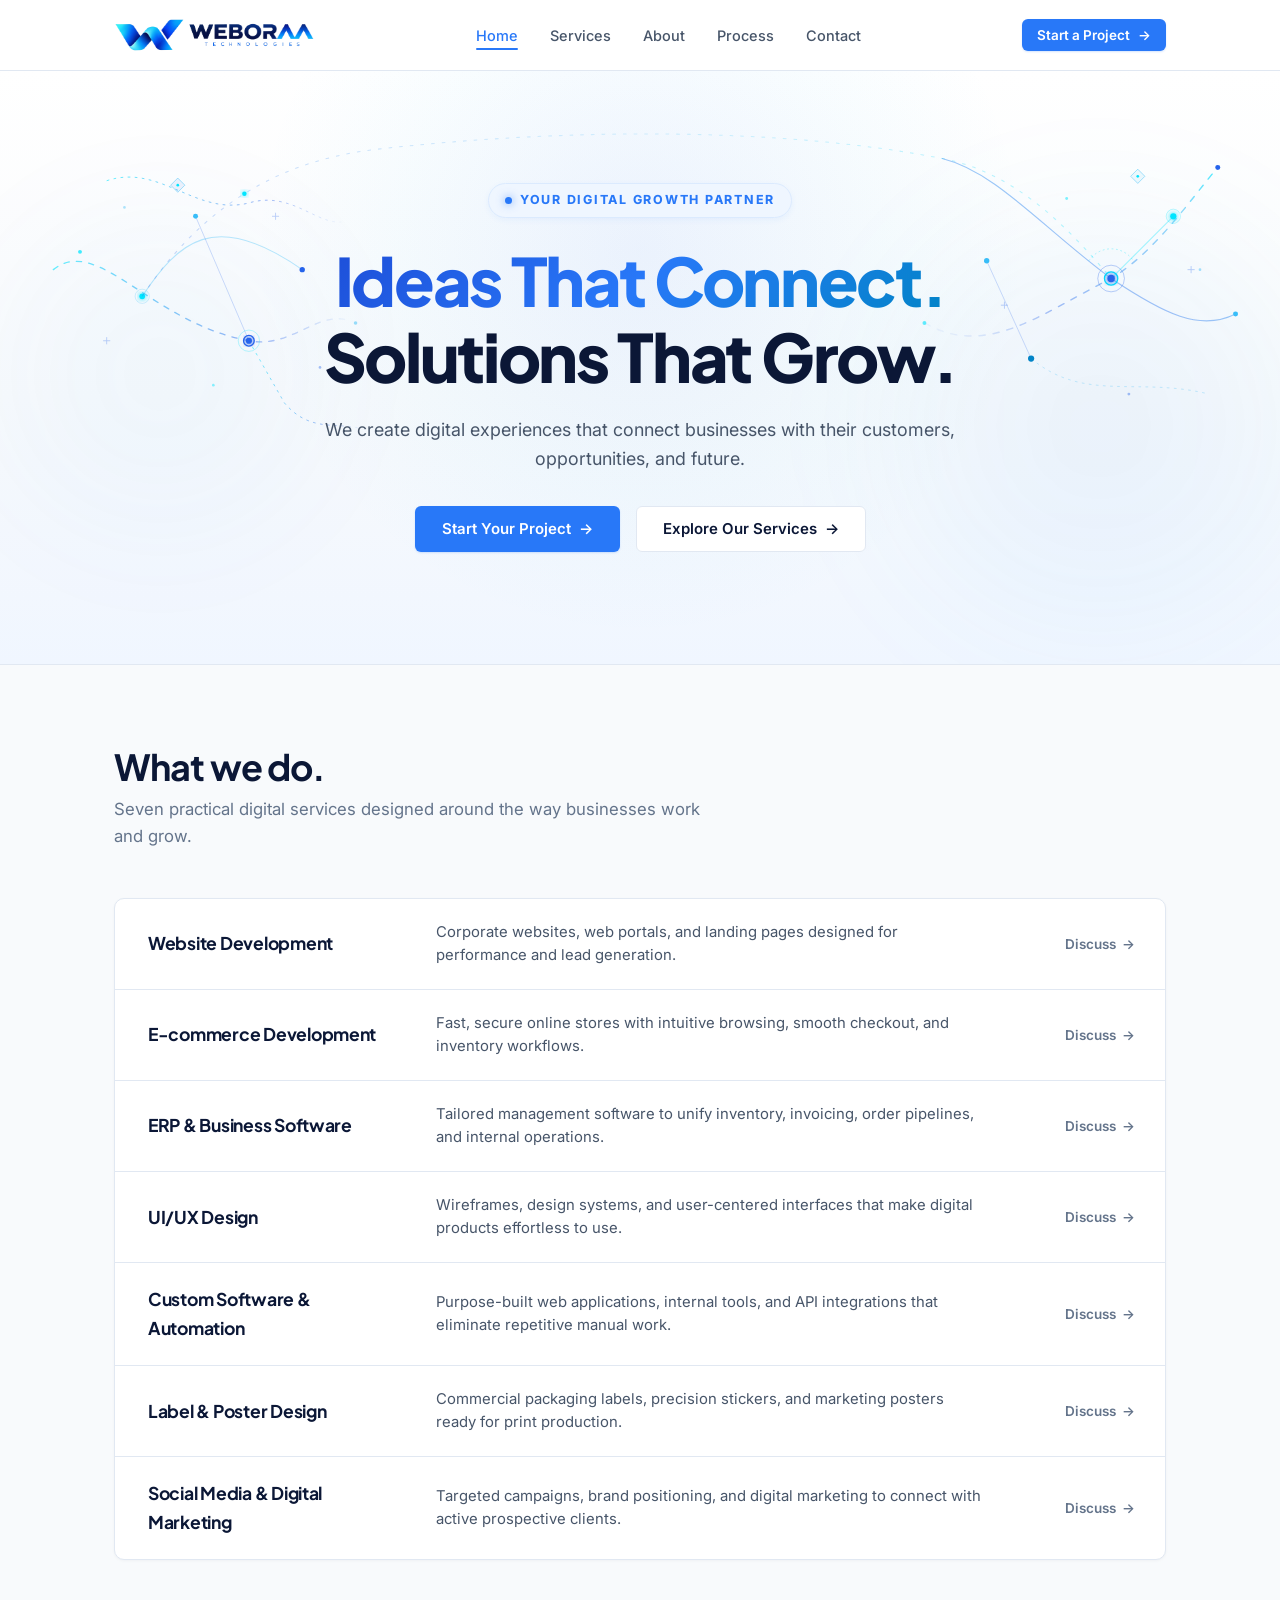
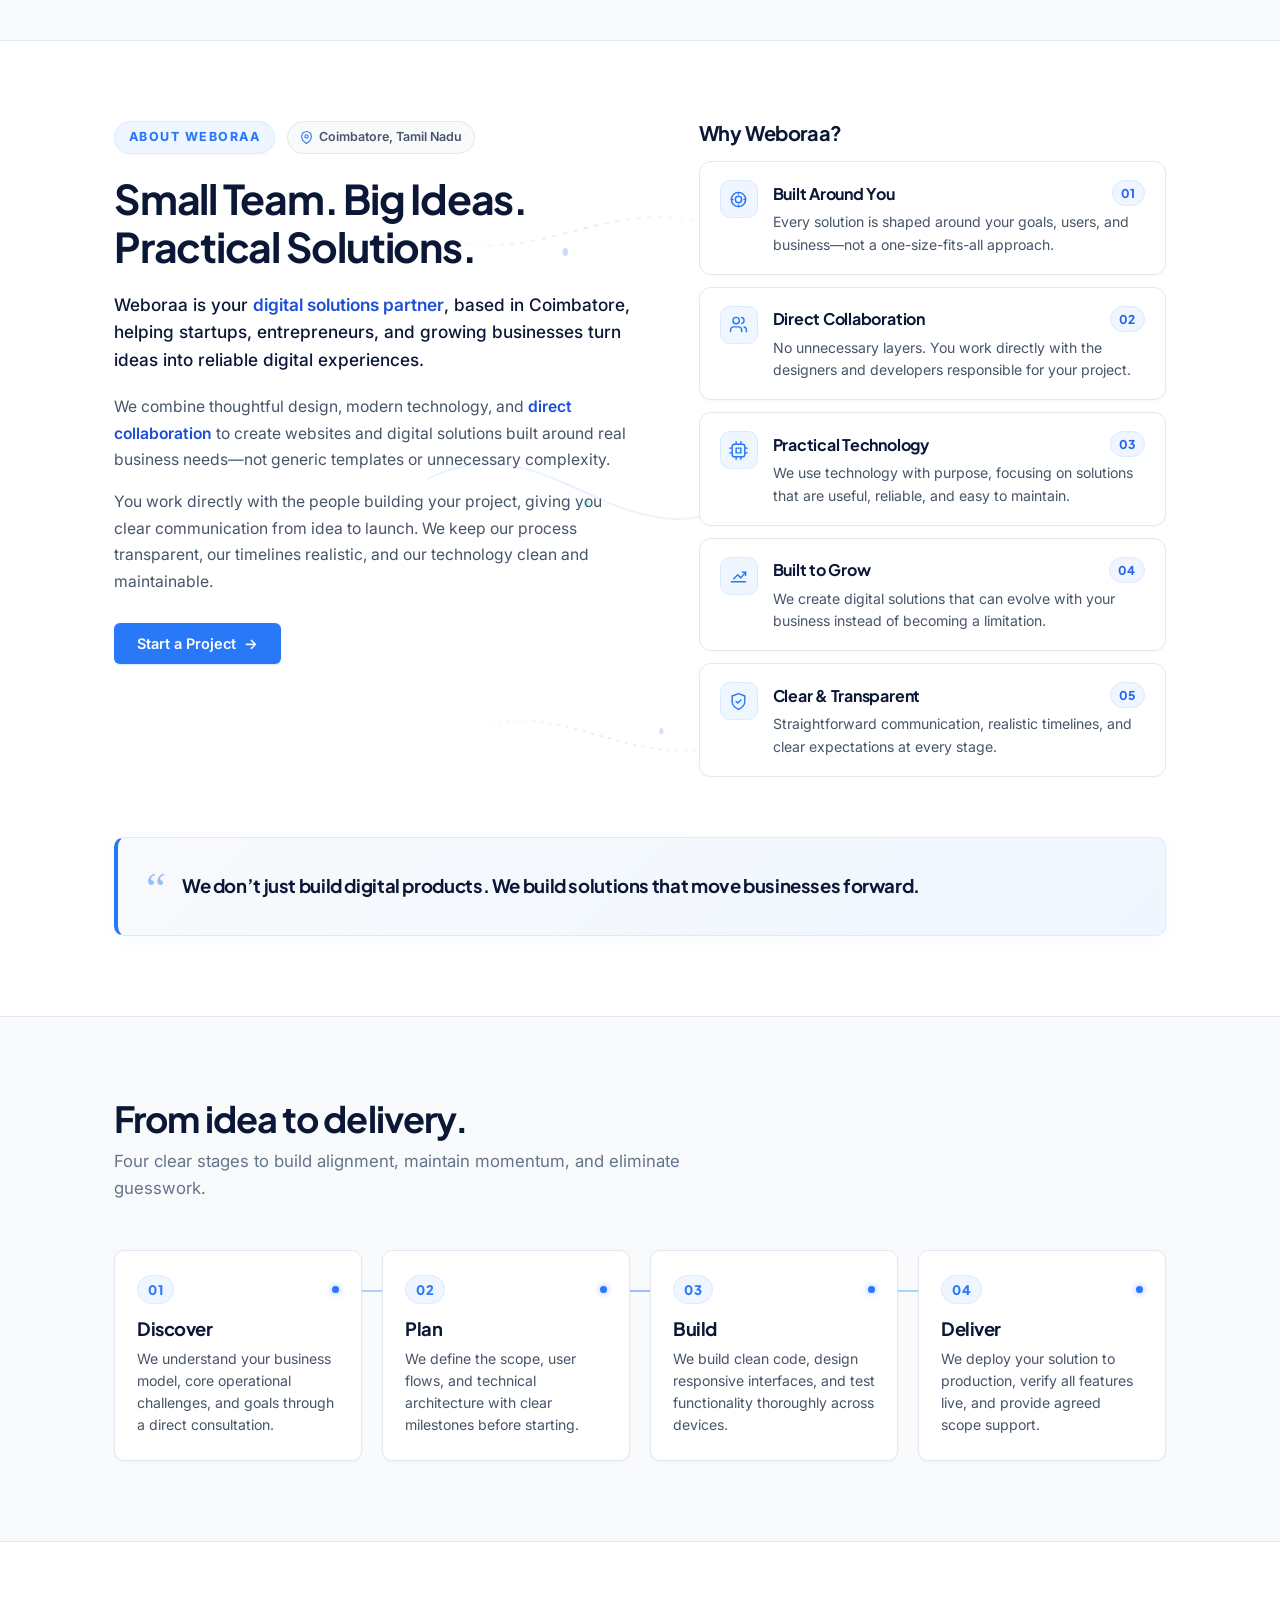
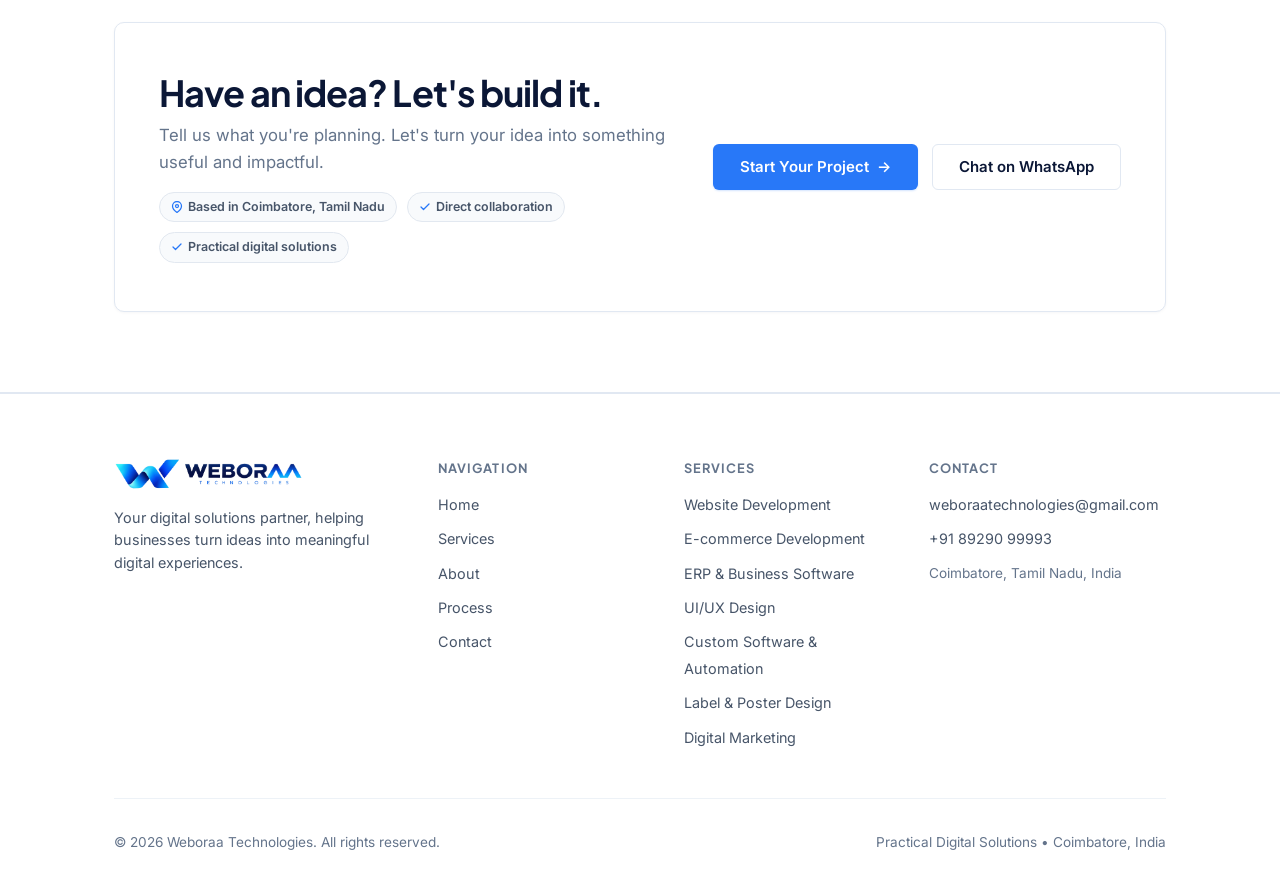
<file: index.html>
<!DOCTYPE html>
<html lang="en" data-theme="light">
<head>
  <meta charset="UTF-8">
  <meta name="viewport" content="width=device-width, initial-scale=1.0">
  <title>Weboraa Technologies — Digital Solutions Company | Coimbatore, India</title>

  <script>
    (function() {
      try {
        localStorage.removeItem('weboraa-theme');
      } catch (e) {}
      document.documentElement.setAttribute('data-theme', 'light');
    })();
  </script>

  <!-- SEO & Meta Tags -->
  <meta name="description" content="Weboraa Technologies is an independent digital solutions company in Coimbatore, Tamil Nadu. We build websites, e-commerce stores, ERP & business management software, UI/UX design, label and poster design, and digital marketing.">
  <meta name="keywords" content="Weboraa Technologies, digital solutions company, software development, website development, e-commerce, ERP software, label & poster design, UI/UX design, custom software, Coimbatore, Tamil Nadu, India">
  <meta name="author" content="Weboraa Technologies">
  <meta name="robots" content="index, follow">
  <meta name="theme-color" content="#101D2D">
  <link rel="canonical" href="https://weboraatechnologies.github.io/weboraa-technologies/">

  <!-- Open Graph -->
  <meta property="og:type" content="website">
  <meta property="og:url" content="https://weboraatechnologies.github.io/weboraa-technologies/">
  <meta property="og:title" content="Weboraa Technologies — Your business. Built better.">
  <meta property="og:description" content="Websites, software and digital solutions for growing businesses. Based in Coimbatore, Tamil Nadu.">
  <meta property="og:site_name" content="Weboraa Technologies">
  <meta property="og:image" content="assets/weboraa-logo-stacked.png">

  <!-- Twitter Card -->
  <meta name="twitter:card" content="summary_large_image">
  <meta name="twitter:title" content="Weboraa Technologies — Digital Solutions Company">
  <meta name="twitter:description" content="Websites, software and digital solutions for growing businesses.">
  <meta name="twitter:image" content="assets/weboraa-logo-stacked.png">

  <!-- Favicons -->
  <link rel="icon" type="image/png" href="assets/favicon.png">
  <link rel="icon" type="image/svg+xml" href="assets/favicon.svg">
  <link rel="apple-touch-icon" href="assets/weboraa-emblem.png">

  <!-- Typography: Plus Jakarta Sans / Manrope (Headings) & Inter (Body) -->
  <link rel="preconnect" href="https://fonts.googleapis.com">
  <link rel="preconnect" href="https://fonts.gstatic.com" crossorigin>
  <link href="https://fonts.googleapis.com/css2?family=Inter:wght@400;500;600;700&family=Manrope:wght@600;700;800&family=Plus+Jakarta+Sans:wght@600;700;800&display=swap" rel="stylesheet">

  <style>
    /* ==========================================================================
       WEBORAA TECHNOLOGIES — DESIGN SYSTEM
       Palette:
       - Deep Navy: #101D2D
       - Brand Blue: #2678F5
       - Soft Off-white: #F4F7FC
       - Pure White: #FFFFFF
       - Primary Text: #0F172A
       - Secondary Text: #475569
       - Muted Text: #64748B
       - Crisp Border: #E2E8F0
       ========================================================================== */
    :root {
      --navy: #0B1736;
      --navy-deep: #081026;
      --primary: #2878F8;
      --primary-hover: #1E66DE;
      --primary-subtle: #F3F7FF;
      --primary-border: #D7E5FC;
      --bg-soft: #F8FAFC;
      --bg-surface: #FFFFFF;
      --text-heading: #0B1736;
      --text-body: #475569;
      --text-muted: #64748B;
      --border: #E1E8F2;
      --border-subtle: #EDF2F7;
      --border-focus: #2878F8;
      --success: #10B981;
      --success-subtle: #ECFDF5;
      --danger: #EF4444;
      --danger-subtle: #FEF2F2;

      /* 8px Spacing System */
      --space-1: 8px;
      --space-2: 16px;
      --space-3: 24px;
      --space-4: 32px;
      --space-5: 40px;
      --space-6: 48px;
      --space-8: 64px;
      --space-10: 80px;
      --space-12: 96px;

      /* Restrained Radii */
      --radius-sm: 6px;
      --radius-md: 10px;
      --radius-pill: 9999px;

      /* Minimal Shadows */
      --shadow-sm: 0 1px 3px rgba(11, 23, 54, 0.04);
      --shadow-hover: 0 6px 18px rgba(11, 23, 54, 0.08);
      --shadow-modal: 0 24px 56px -12px rgba(11, 23, 54, 0.28), 0 8px 20px rgba(11, 23, 54, 0.08);

      /* Typography */
      --font-heading: 'Plus Jakarta Sans', 'Manrope', -apple-system, BlinkMacSystemFont, 'Segoe UI', Roboto, sans-serif;
      --font-body: 'Inter', -apple-system, BlinkMacSystemFont, 'Segoe UI', Roboto, sans-serif;
    }

    *, *::before, *::after {
      box-sizing: border-box;
      margin: 0;
      padding: 0;
    }

    html {
      scroll-behavior: smooth;
      font-size: 16px;
      -webkit-font-smoothing: antialiased;
      -moz-osx-font-smoothing: grayscale;
    }

    body {
      font-family: var(--font-body);
      color: var(--text-body);
      background-color: var(--bg-surface);
      line-height: 1.65;
      overflow-x: clip;
      font-size: 1rem;
    }

    /* Container */
    .container {
      width: 100%;
      max-width: 1100px;
      margin: 0 auto;
      padding: 0 24px;
    }

    /* Typography */
    h1, h2, h3, h4 {
      color: var(--text-heading);
      font-family: var(--font-heading);
      line-height: 1.2;
      letter-spacing: -0.025em;
    }

    p {
      color: var(--text-body);
      line-height: 1.65;
    }

    a {
      color: inherit;
      text-decoration: none;
      transition: color 0.15s ease;
    }

    /* Section Structure */
    section {
      scroll-margin-top: 80px;
    }

    .section-padding {
      padding: var(--space-10) 0;
    }

    .section-bg-soft {
      background-color: var(--bg-soft);
    }

    .section-header {
      margin-bottom: var(--space-6);
    }

    .section-heading {
      font-size: clamp(1.85rem, 3.2vw, 2.25rem);
      font-weight: 700;
      color: var(--text-heading);
      margin-bottom: 8px;
      letter-spacing: -0.025em;
      line-height: 1.2;
    }

    .section-subtext {
      font-size: 1.05rem;
      color: var(--text-muted);
      max-width: 600px;
      line-height: 1.6;
    }

    /* Buttons */
    .btn {
      display: inline-flex;
      align-items: center;
      justify-content: center;
      gap: 8px;
      font-family: var(--font-body);
      font-size: 14.5px;
      font-weight: 600;
      padding: 11px 22px;
      border-radius: var(--radius-sm);
      cursor: pointer;
      border: 1px solid transparent;
      transition: all 0.15s ease;
      white-space: nowrap;
      text-decoration: none;
      line-height: 1.2;
    }

    .btn:focus-visible {
      outline: 2px solid var(--primary);
      outline-offset: 3px;
    }

    .btn-primary {
      background-color: var(--primary);
      color: #FFFFFF;
      box-shadow: 0 1px 2px rgba(38, 120, 245, 0.2);
    }

    .btn-primary:hover {
      background-color: var(--primary-hover);
      color: #FFFFFF;
      transform: translateY(-1px);
      box-shadow: 0 3px 8px rgba(38, 120, 245, 0.25);
    }

    .btn-secondary {
      background-color: #FFFFFF;
      color: var(--text-heading);
      border: 1px solid var(--border);
    }

    .btn-secondary:hover {
      background-color: var(--bg-soft);
      border-color: #CBD5E1;
      color: var(--primary);
      transform: translateY(-1px);
    }

    .btn-sm {
      padding: 7px 14px;
      font-size: 13.5px;
    }

    .btn-lg {
      padding: 13px 26px;
      font-size: 15px;
    }

    .btn-block {
      width: 100%;
    }

    .btn-arrow {
      transition: transform 0.15s ease;
    }

    .btn:hover .btn-arrow {
      transform: translateX(3px);
    }

    /* ==========================================================================
       HEADER & NAVIGATION
       ========================================================================== */
    .site-header {
      position: sticky;
      top: 0;
      z-index: 100;
      background-color: rgba(255, 255, 255, 0.96);
      backdrop-filter: blur(8px);
      -webkit-backdrop-filter: blur(8px);
      border-bottom: 1px solid var(--border);
      transition: box-shadow 0.2s ease;
    }

    .site-header.is-scrolled {
      box-shadow: 0 1px 4px rgba(16, 29, 45, 0.04);
    }

    .nav-container {
      display: flex;
      align-items: center;
      justify-content: space-between;
      height: 70px;
    }

    .brand-link {
      display: inline-flex;
      align-items: center;
      text-decoration: none;
    }

    .brand-logo-img {
      height: 34px;
      width: auto;
      object-fit: contain;
      display: block;
    }

    .nav-menu {
      display: flex;
      align-items: center;
      gap: 32px;
      list-style: none;
    }

    .nav-link {
      font-size: 14.5px;
      font-weight: 500;
      color: var(--text-body);
      padding: 4px 0;
      position: relative;
      transition: color 0.15s ease;
    }

    .nav-link:hover,
    .nav-link.active {
      color: var(--primary);
    }

    .nav-link.active::after {
      content: '';
      position: absolute;
      bottom: -2px;
      left: 0;
      width: 100%;
      height: 2px;
      background-color: var(--primary);
      border-radius: 2px;
    }

    .nav-actions {
      display: flex;
      align-items: center;
      gap: 16px;
    }

    .mobile-toggle {
      display: none;
      background: none;
      border: none;
      cursor: pointer;
      padding: 8px;
      flex-direction: column;
      gap: 5px;
      z-index: 101;
    }

    .mobile-toggle span {
      display: block;
      width: 20px;
      height: 2px;
      background-color: var(--text-heading);
      border-radius: 2px;
      transition: all 0.25s ease;
    }

    .mobile-toggle.is-active span:nth-child(1) {
      transform: translateY(7px) rotate(45deg);
    }
    .mobile-toggle.is-active span:nth-child(2) {
      opacity: 0;
    }
    .mobile-toggle.is-active span:nth-child(3) {
      transform: translateY(-7px) rotate(-45deg);
    }

    /* ==========================================================================
       SECTION 1: HERO
       ========================================================================== */
    /* ==========================================================================
       SECTION 1: HERO — CLEAN CENTERED BRAND EXPERIENCE
       ========================================================================== */
    .hero-section {
      padding: clamp(64px, 9vw, 112px) 0 clamp(64px, 9vw, 112px);
      background: linear-gradient(180deg, #FFFFFF 0%, #F8FAFC 55%, #F0F6FF 100%);
      border-bottom: 1px solid var(--border);
      position: relative;
      overflow: hidden;
    }

    .hero-bg-glow {
      position: absolute;
      top: 30%;
      left: 50%;
      transform: translate(-50%, -50%);
      width: 760px;
      height: 760px;
      border-radius: 50%;
      background: radial-gradient(circle, rgba(40, 120, 248, 0.08) 0%, rgba(56, 189, 248, 0.035) 45%, rgba(255, 255, 255, 0) 72%);
      pointer-events: none;
      z-index: 1;
    }

    /* ==========================================================================
       HERO DIGITAL-NETWORK GRAPHIC (ASYMMETRIC FLOWING BRAND IDENTITY)
       ========================================================================== */
    .hero-network-wrap {
      position: absolute;
      top: 0;
      left: 0;
      right: 0;
      bottom: 0;
      width: 100%;
      height: 100%;
      pointer-events: none;
      z-index: 1;
      overflow: hidden;
      contain: layout paint;
    }

    .hero-network-aura {
      position: absolute;
      border-radius: 50%;
      pointer-events: none;
      filter: blur(65px);
      will-change: transform;
      transition: transform 0.3s ease-out;
    }

    /* Asymmetric auras: softer on left, expanding forward on right */
    .hero-aura-left {
      top: 14%;
      left: -60px;
      width: 440px;
      height: 440px;
      opacity: 0.42;
      background: radial-gradient(circle, rgba(56, 189, 248, 0.14) 0%, rgba(37, 99, 235, 0.05) 50%, rgba(255, 255, 255, 0) 70%);
    }

    .hero-aura-right {
      top: 16%;
      right: -80px;
      width: 520px;
      height: 520px;
      opacity: 0.52;
      background: radial-gradient(circle, rgba(37, 99, 235, 0.13) 0%, rgba(56, 189, 248, 0.08) 50%, rgba(255, 255, 255, 0) 70%);
    }

    .hero-network-svg {
      position: absolute;
      top: 0;
      left: 50%;
      transform: translateX(-50%);
      width: 100%;
      max-width: 1540px;
      height: 100%;
      pointer-events: none;
      will-change: transform;
      transition: transform 0.25s cubic-bezier(0.2, 0, 0.2, 1);
    }

    /* Subtle flowing pulses */
    .hn-pulse-left {
      stroke-dasharray: 6 8;
      animation: hnFlowLeft 28s linear infinite;
    }

    .hn-pulse-right {
      stroke-dasharray: 7 9;
      animation: hnFlowRight 22s linear infinite;
    }

    .hn-bridge-line {
      stroke-dasharray: 4 8;
      animation: hnFlowBridge 34s linear infinite;
    }

    @keyframes hnFlowLeft {
      to { stroke-dashoffset: -200; }
    }
    @keyframes hnFlowRight {
      to { stroke-dashoffset: -200; }
    }
    @keyframes hnFlowBridge {
      to { stroke-dashoffset: -200; }
    }

    /* Glowing Node Rings Pulse */
    .hn-ring-anim {
      transform-origin: center;
      animation: hnRingPulse 4s ease-in-out infinite;
    }

    @keyframes hnRingPulse {
      0%, 100% {
        transform: scale(0.95);
        opacity: 0.25;
      }
      50% {
        transform: scale(1.18);
        opacity: 0.65;
      }
    }

    @media (max-width: 1080px) {
      .hero-network-wrap {
        opacity: 0.6;
      }
    }

    @media (max-width: 768px) {
      .hero-network-wrap {
        opacity: 0.35;
      }
    }

    .hero-center-wrap {
      max-width: 920px;
      margin: 0 auto;
      display: flex;
      flex-direction: column;
      align-items: center;
      text-align: center;
      position: relative;
      z-index: 2;
    }

    .hero-eyebrow {
      display: inline-flex;
      align-items: center;
      gap: 8px;
      font-size: 0.78rem;
      font-weight: 750;
      letter-spacing: 0.14em;
      color: #2878F8;
      text-transform: uppercase;
      background: #EFF6FF;
      border: 1px solid #DBEAFE;
      padding: 6px 16px;
      border-radius: 9999px;
      margin-bottom: 24px;
      box-shadow: 0 2px 6px rgba(40, 120, 248, 0.06);
    }

    .hero-eyebrow-dot {
      width: 7px;
      height: 7px;
      border-radius: 50%;
      background-color: #2878F8;
      box-shadow: 0 0 8px rgba(40, 120, 248, 0.7);
      flex-shrink: 0;
    }

    .hero-headline {
      font-family: var(--font-heading);
      font-size: clamp(2.6rem, 5.2vw, 4.3rem);
      font-weight: 800;
      color: #0B1736;
      line-height: 1.15;
      letter-spacing: -0.035em;
      margin-bottom: 20px;
      max-width: 820px;
    }

    .hero-headline-accent {
      background: linear-gradient(135deg, #1D4ED8 0%, #2878F8 50%, #0284C7 100%);
      -webkit-background-clip: text;
      -webkit-text-fill-color: transparent;
      display: inline-block;
    }

    .hero-supporting-text {
      font-size: clamp(1.05rem, 1.4vw, 1.22rem);
      color: #475569;
      line-height: 1.65;
      margin-bottom: 32px;
      max-width: 650px;
    }

    .hero-cta-group {
      display: flex;
      align-items: center;
      justify-content: center;
      gap: 16px;
      flex-wrap: wrap;
    }


    /* ==========================================================================
       SECTION 2: SERVICES (Editorial List Layout)
       ========================================================================== */
    .services-section {
      background-color: var(--bg-soft);
      border-bottom: 1px solid var(--border);
    }

    .services-editorial-wrap {
      background: #FFFFFF;
      border: 1px solid var(--border);
      border-radius: var(--radius-md);
      overflow: hidden;
      box-shadow: var(--shadow-sm);
    }

    .services-editorial-list {
      list-style: none;
      display: flex;
      flex-direction: column;
    }

    .service-item {
      border-bottom: 1px solid var(--border);
      transition: background-color 0.15s ease, border-left 0.15s ease;
      position: relative;
    }

    .service-item:last-child {
      border-bottom: none;
    }

    .service-row-link {
      display: grid;
      grid-template-columns: 260px 1fr 120px;
      align-items: center;
      gap: 28px;
      padding: 22px 30px;
      text-decoration: none;
      color: inherit;
      width: 100%;
      border-left: 3px solid transparent;
      transition: background 0.2s cubic-bezier(0.16, 1, 0.3, 1),
                  border-left 0.2s cubic-bezier(0.16, 1, 0.3, 1);
      cursor: pointer;
    }

    .service-row-link:hover {
      background: linear-gradient(90deg, #F8FAFD 0%, #FFFFFF 100%);
      border-left-color: var(--primary);
    }

    .service-row-link:hover .service-name {
      color: var(--primary);
    }

    .service-row-link:hover .service-action-col {
      color: var(--primary);
    }

    .service-row-link:hover .service-action-arrow {
      transform: translateX(4px);
      color: var(--primary);
    }

    .service-name {
      font-family: var(--font-heading);
      font-size: 1.1rem;
      font-weight: 700;
      color: var(--text-heading);
      letter-spacing: -0.015em;
      transition: color 0.2s ease;
    }

    .service-desc {
      font-size: 0.93rem;
      color: var(--text-body);
      line-height: 1.55;
    }

    .service-action-col {
      display: flex;
      align-items: center;
      justify-content: flex-end;
      gap: 6px;
      font-size: 13.5px;
      font-weight: 600;
      color: var(--text-muted);
      transition: color 0.2s ease;
    }

    .service-action-arrow {
      transition: transform 0.2s ease, color 0.2s ease;
    }

    /* ==========================================================================
       SECTION 3: ABOUT WEBORAA (Modern Two-Column + Why Weboraa Cards)
       ========================================================================== */
    .about-section {
      background-color: var(--bg-surface);
      border-bottom: 1px solid var(--border);
      position: relative;
      overflow: hidden;
    }

    .about-bg-network {
      position: absolute;
      top: 0;
      left: 0;
      width: 100%;
      height: 100%;
      pointer-events: none;
      z-index: 0;
      opacity: 0.85;
    }

    .about-network-svg {
      width: 100%;
      height: 100%;
      display: block;
    }

    .about-section > .container {
      position: relative;
      z-index: 1;
    }

    .about-grid {
      display: grid;
      grid-template-columns: 1.05fr 0.95fr;
      gap: clamp(36px, 5.5vw, 68px);
      align-items: start;
    }

    /* Left Column: About Weboraa Content */
    .about-story-col {
      display: flex;
      flex-direction: column;
    }

    .about-eyebrow-row {
      display: flex;
      align-items: center;
      gap: 12px;
      flex-wrap: wrap;
      margin-bottom: 20px;
    }

    .about-eyebrow {
      font-size: 0.78rem;
      font-weight: 750;
      letter-spacing: 0.12em;
      color: #2878F8;
      text-transform: uppercase;
      background: #EFF6FF;
      border: 1px solid #DBEAFE;
      padding: 5px 14px;
      border-radius: 9999px;
      box-shadow: 0 1px 4px rgba(40, 120, 248, 0.05);
    }

    .about-location-badge {
      display: inline-flex;
      align-items: center;
      gap: 6px;
      font-size: 0.78rem;
      font-weight: 600;
      color: #475569;
      background: #F8FAFC;
      border: 1px solid var(--border);
      padding: 5px 12px;
      border-radius: 9999px;
    }

    .about-location-badge svg {
      color: #2878F8;
      flex-shrink: 0;
    }

    .about-heading {
      font-size: clamp(2rem, 3.2vw, 2.7rem);
      line-height: 1.18;
      letter-spacing: -0.03em;
      color: var(--text-heading);
      margin-bottom: 20px;
    }

    .about-intro-text {
      font-size: clamp(1.05rem, 1.35vw, 1.18rem);
      color: var(--text-heading);
      line-height: 1.62;
      font-weight: 500;
      margin-bottom: 20px;
    }

    .about-supporting-copy {
      display: flex;
      flex-direction: column;
      gap: 16px;
      margin-bottom: 28px;
    }

    .about-supporting-copy p {
      font-size: 0.98rem;
      color: var(--text-body);
      line-height: 1.68;
    }

    .about-highlight {
      color: #1D4ED8;
      font-weight: 600;
    }

    .about-cta-wrap {
      display: flex;
      align-items: center;
      gap: 16px;
    }

    /* Right Column: Why Weboraa Feature Cards */
    .about-why-col {
      display: flex;
      flex-direction: column;
      gap: 12px;
    }

    .why-section-title {
      font-size: 1.25rem;
      font-weight: 700;
      color: var(--text-heading);
      letter-spacing: -0.02em;
      margin-bottom: 4px;
    }

    .why-cards-list {
      display: flex;
      flex-direction: column;
      gap: 12px;
    }

    .why-card {
      background: #FFFFFF;
      border: 1px solid #E2E8F0;
      border-radius: 12px;
      padding: 18px 20px;
      display: flex;
      align-items: flex-start;
      gap: 15px;
      transition: transform 0.2s cubic-bezier(0.16, 1, 0.3, 1),
                  border-color 0.2s ease,
                  box-shadow 0.2s ease,
                  background 0.2s ease;
      position: relative;
      box-shadow: 0 1px 3px rgba(11, 23, 54, 0.03);
    }

    .why-card:hover {
      transform: translateY(-2.5px);
      border-color: #BFDBFE;
      background: linear-gradient(135deg, #FFFFFF 0%, #F8FAFC 100%);
      box-shadow: 0 10px 24px -4px rgba(40, 120, 248, 0.08), 0 2px 6px rgba(11, 23, 54, 0.03);
    }

    .why-card-icon-wrap {
      width: 38px;
      height: 38px;
      border-radius: 10px;
      background: #EFF6FF;
      border: 1px solid #DBEAFE;
      display: flex;
      align-items: center;
      justify-content: center;
      color: #2878F8;
      flex-shrink: 0;
      transition: background-color 0.2s ease, color 0.2s ease, transform 0.2s ease;
    }

    .why-card:hover .why-card-icon-wrap {
      background: #2878F8;
      border-color: #2878F8;
      color: #FFFFFF;
      transform: scale(1.05);
    }

    .why-card-icon-wrap svg {
      width: 19px;
      height: 19px;
    }

    .why-card-content {
      flex: 1;
      min-width: 0;
    }

    .why-card-header {
      display: flex;
      align-items: center;
      justify-content: space-between;
      gap: 8px;
      margin-bottom: 5px;
    }

    .why-card-title {
      font-size: 1rem;
      font-weight: 700;
      color: var(--text-heading);
      letter-spacing: -0.015em;
    }

    .why-card-num {
      font-family: var(--font-heading);
      font-size: 0.76rem;
      font-weight: 750;
      letter-spacing: 0.06em;
      color: #2563EB;
      background: #EFF6FF;
      border: 1px solid #DBEAFE;
      padding: 2px 8px;
      border-radius: 9999px;
      transition: color 0.2s ease, background-color 0.2s ease;
    }

    .why-card:hover .why-card-num {
      color: #FFFFFF;
      background: #2563EB;
      border-color: #2563EB;
    }

    .why-card-desc {
      font-size: 0.88rem;
      color: var(--text-body);
      line-height: 1.58;
      margin: 0;
    }

    /* Bottom Closing Quote Banner */
    .about-closing-quote {
      margin-top: clamp(42px, 5.5vw, 60px);
      padding: 24px 28px;
      background: linear-gradient(135deg, #F8FAFC 0%, #EFF6FF 100%);
      border: 1px solid #DBEAFE;
      border-left: 4px solid #2878F8;
      border-radius: var(--radius-md);
      position: relative;
      box-shadow: 0 4px 16px rgba(40, 120, 248, 0.04);
    }

    .closing-quote-inner {
      display: flex;
      align-items: center;
      gap: 16px;
    }

    .closing-quote-mark {
      font-family: Georgia, serif;
      font-size: 2.8rem;
      line-height: 1;
      color: #2878F8;
      opacity: 0.45;
      flex-shrink: 0;
      margin-top: 4px;
    }

    .closing-quote-text {
      font-family: var(--font-heading);
      font-size: clamp(1.05rem, 1.45vw, 1.25rem);
      font-weight: 700;
      color: var(--text-heading);
      line-height: 1.42;
      letter-spacing: -0.02em;
      margin: 0;
    }

    /* ==========================================================================
       SECTION 4: OUR PROCESS (Connected Timeline with Progression Line)
       ========================================================================== */
    .process-section {
      background-color: var(--bg-soft);
      border-bottom: 1px solid var(--border);
    }

    .process-track {
      display: grid;
      grid-template-columns: repeat(4, 1fr);
      gap: 20px;
      position: relative;
      align-items: stretch;
    }

    /* Subtle horizontal progression line behind cards */
    .process-track::before {
      content: '';
      position: absolute;
      top: 40px;
      left: 48px;
      right: 48px;
      height: 2px;
      background: linear-gradient(90deg,
        rgba(40, 120, 248, 0.25) 0%,
        rgba(40, 120, 248, 0.45) 50%,
        rgba(0, 229, 255, 0.35) 100%
      );
      z-index: 0;
      pointer-events: none;
    }

    .process-step {
      background: #FFFFFF;
      border: 1px solid var(--border);
      border-radius: var(--radius-md);
      padding: 24px 22px;
      display: flex;
      flex-direction: column;
      position: relative;
      z-index: 1;
      height: 100%;
      box-shadow: var(--shadow-sm);
      transition: transform 0.2s cubic-bezier(0.16, 1, 0.3, 1),
                  border-color 0.2s ease,
                  box-shadow 0.2s ease;
    }

    .process-step:hover {
      border-color: #BFDBFE;
      transform: translateY(-3px);
      box-shadow: 0 10px 24px -4px rgba(40, 120, 248, 0.08), 0 2px 6px rgba(11, 23, 54, 0.03);
    }

    .process-step-header {
      display: flex;
      align-items: center;
      justify-content: space-between;
      margin-bottom: 14px;
    }

    .process-step-num {
      font-size: 0.82rem;
      font-weight: 800;
      color: var(--primary);
      background: #EFF6FF;
      border: 1px solid #DBEAFE;
      padding: 3px 10px;
      border-radius: 9999px;
      font-family: var(--font-heading);
      letter-spacing: 0.04em;
    }

    .process-step-indicator {
      width: 7px;
      height: 7px;
      border-radius: 50%;
      background: #2878F8;
      box-shadow: 0 0 6px rgba(40, 120, 248, 0.6);
    }

    .process-step-name {
      font-size: 1.15rem;
      font-weight: 700;
      color: var(--text-heading);
      margin-bottom: 8px;
    }

    .process-step-desc {
      font-size: 0.88rem;
      color: var(--text-body);
      line-height: 1.55;
    }

    /* ==========================================================================
       SECTION 5: CONTACT (Interactive Section with Start Your Project CTA)
       ========================================================================== */
    .contact-section {
      background-color: var(--bg-surface);
      border-bottom: 1px solid var(--border);
    }

    .contact-box-wrap {
      display: flex;
      align-items: center;
      justify-content: space-between;
      gap: 36px;
      background: #FFFFFF;
      border: 1px solid var(--border);
      border-radius: var(--radius-md);
      padding: 48px 44px;
      box-shadow: var(--shadow-sm);
      width: 100%;
      box-sizing: border-box;
    }

    .contact-main-col {
      display: flex;
      flex-direction: column;
      align-items: flex-start;
      text-align: left;
      max-width: 580px;
    }

    .contact-main-col .section-heading {
      margin-bottom: 8px;
    }

    .contact-main-col .section-subtext {
      margin: 0;
    }

    .contact-trust-pills {
      display: flex;
      align-items: center;
      gap: 10px;
      flex-wrap: wrap;
      margin-top: 16px;
    }

    .trust-pill {
      display: inline-flex;
      align-items: center;
      gap: 5px;
      font-size: 0.78rem;
      font-weight: 600;
      color: #475569;
      background: #F8FAFC;
      border: 1px solid #E2E8F0;
      padding: 4px 11px;
      border-radius: 9999px;
    }

    .trust-pill svg {
      color: #2878F8;
      flex-shrink: 0;
    }

    .contact-cta-row {
      display: flex;
      align-items: center;
      gap: 14px;
      flex-shrink: 0;
      flex-wrap: wrap;
    }

    .mobile-nav-cta-item {
      display: none;
    }

    /* ==========================================================================
       MODAL: Interactive Project Inquiry Dialog
       ========================================================================== */
    .modal-backdrop {
      position: fixed;
      top: 0;
      left: 0;
      width: 100%;
      height: 100%;
      background: rgba(16, 29, 45, 0.65);
      backdrop-filter: blur(6px);
      -webkit-backdrop-filter: blur(6px);
      z-index: 1000;
      display: flex;
      align-items: center;
      justify-content: center;
      padding: 20px;
      opacity: 0;
      visibility: hidden;
      transition: opacity 0.2s ease, visibility 0.2s ease;
    }

    .modal-backdrop.is-open {
      opacity: 1;
      visibility: visible;
    }

    .modal-box {
      background: #FFFFFF;
      border: 1px solid var(--border);
      border-radius: var(--radius-md);
      box-shadow: var(--shadow-modal);
      width: 100%;
      max-width: 600px;
      max-height: 90vh;
      overflow-y: auto;
      padding: 32px 36px;
      position: relative;
      transform: scale(0.96) translateY(8px);
      transition: transform 0.2s cubic-bezier(0.16, 1, 0.3, 1);
    }

    .modal-backdrop.is-open .modal-box {
      transform: scale(1) translateY(0);
    }

    .modal-close-btn {
      position: absolute;
      top: 20px;
      right: 20px;
      background: var(--bg-soft);
      border: 1px solid var(--border);
      border-radius: 50%;
      width: 34px;
      height: 34px;
      display: flex;
      align-items: center;
      justify-content: center;
      color: var(--text-muted);
      cursor: pointer;
      transition: all 0.15s ease;
    }

    .modal-close-btn:hover {
      background: #FFFFFF;
      color: var(--text-heading);
      border-color: #CBD5E1;
    }

    .modal-header {
      margin-bottom: 20px;
      padding-right: 36px;
    }

    .modal-title {
      font-size: 1.45rem;
      font-weight: 700;
      color: var(--text-heading);
      margin-bottom: 4px;
      letter-spacing: -0.02em;
    }

    .modal-subtitle {
      font-size: 0.94rem;
      color: var(--text-muted);
    }

    .form-grid-2 {
      display: grid;
      grid-template-columns: repeat(2, 1fr);
      gap: 14px;
    }

    .form-group {
      display: flex;
      flex-direction: column;
      gap: 5px;
      margin-bottom: 14px;
    }

    .form-label {
      font-size: 0.85rem;
      font-weight: 600;
      color: var(--text-heading);
    }

    .form-label .req {
      color: var(--danger);
    }

    .form-control {
      font-family: var(--font-body);
      font-size: 0.94rem;
      color: var(--text-heading);
      background: #FFFFFF;
      border: 1px solid var(--border);
      border-radius: var(--radius-sm);
      padding: 10px 12px;
      outline: none;
      transition: all 0.15s ease;
      width: 100%;
    }

    .form-control:focus {
      border-color: var(--border-focus);
      box-shadow: 0 0 0 3px rgba(38, 120, 245, 0.12);
    }

    .form-control::placeholder {
      color: #94A3B8;
    }

    textarea.form-control {
      resize: vertical;
      min-height: 95px;
    }

    .form-privacy-note {
      font-size: 0.78rem;
      color: var(--text-muted);
      line-height: 1.45;
      margin-top: 12px;
    }

    .form-control.is-invalid {
      border-color: #EF4444 !important;
      background-color: #FEF2F2 !important;
    }

    .form-control.is-invalid:focus {
      box-shadow: 0 0 0 3px rgba(239, 68, 68, 0.15) !important;
    }

    .form-field-error {
      display: none;
      font-size: 0.78rem;
      color: #DC2626;
      font-weight: 500;
      margin-top: 4px;
      line-height: 1.3;
    }

    .form-field-error.is-visible {
      display: block;
    }

    .form-feedback-alert {
      display: none;
      padding: 12px 14px;
      border-radius: var(--radius-sm);
      margin-top: 14px;
      font-size: 0.88rem;
      line-height: 1.5;
    }

    .form-feedback-alert.is-visible {
      display: flex;
      align-items: flex-start;
      gap: 10px;
    }

    .form-feedback-alert.alert-success {
      background-color: var(--success-subtle);
      border: 1px solid #A7F3D0;
      color: #065F46;
    }

    .form-feedback-alert.alert-error {
      background-color: var(--danger-subtle);
      border: 1px solid #FECACA;
      color: #991B1B;
    }

    /* ==========================================================================
       FOOTER
       ========================================================================== */
    .site-footer {
      background-color: #FFFFFF;
      border-top: 1px solid var(--border);
      padding: var(--space-8) 0 var(--space-5);
    }

    .footer-grid {
      display: grid;
      grid-template-columns: 1.4fr 1fr 1fr 1.2fr;
      gap: var(--space-6);
      margin-bottom: var(--space-6);
    }

    .footer-brand-col {
      display: flex;
      flex-direction: column;
      gap: 10px;
    }

    .footer-logo-img {
      height: 32px;
      width: auto;
      object-fit: contain;
      align-self: flex-start;
    }

    .footer-tagline {
      font-size: 0.9rem;
      color: var(--text-body);
      line-height: 1.55;
      max-width: 300px;
    }

    .footer-col-title {
      font-size: 0.8rem;
      font-weight: 700;
      text-transform: uppercase;
      letter-spacing: 0.08em;
      color: var(--text-muted);
      margin-bottom: 12px;
      font-family: var(--font-heading);
    }

    .footer-links-list {
      list-style: none;
      display: flex;
      flex-direction: column;
      gap: 8px;
    }

    .footer-links-list a {
      font-size: 0.9rem;
      color: var(--text-body);
      transition: color 0.15s ease;
    }

    .footer-links-list a:hover {
      color: var(--primary);
    }

    .footer-bottom-bar {
      border-top: 1px solid var(--border-subtle);
      padding-top: var(--space-4);
      display: flex;
      align-items: center;
      justify-content: space-between;
      flex-wrap: wrap;
      gap: 12px;
      font-size: 0.85rem;
      color: var(--text-muted);
    }

    /* ==========================================================================
       RESPONSIVE BREAKPOINTS (360px, 480px, 768px, 1024px)
       ========================================================================== */
    @media (max-width: 1024px) {
      .service-row-link {
        grid-template-columns: 200px 1fr 120px;
        gap: 16px;
        padding: 22px 24px;
      }

      .about-grid {
        grid-template-columns: 1fr;
        gap: var(--space-6);
      }

      .process-track {
        grid-template-columns: repeat(2, 1fr);
      }

      .process-track::before {
        display: none;
      }

      .contact-box-wrap {
        padding: 40px 32px;
      }

      .footer-grid {
        grid-template-columns: repeat(2, 1fr);
      }
    }

    @media (max-width: 768px) {
      .container {
        padding: 0 20px;
      }

      .section-padding {
        padding: 56px 0;
      }

      /* Header */
      /* Header */
      .nav-container {
        height: 60px;
      }

      .brand-link {
        display: inline-flex;
        align-items: center;
        flex-shrink: 0;
      }

      .brand-logo-img {
        height: 26px;
        width: auto;
        max-width: 150px;
        object-fit: contain;
        display: block;
      }

      .nav-actions {
        display: flex;
        align-items: center;
        gap: 0;
      }

      .nav-actions .btn {
        display: none !important;
      }

      .mobile-toggle {
        display: flex;
        align-items: center;
        justify-content: center;
        width: 40px;
        height: 40px;
        padding: 8px;
        background: none;
        border: none;
        cursor: pointer;
        z-index: 101;
      }

      .nav-menu {
        position: fixed;
        top: 60px;
        left: 0;
        width: 100%;
        background: #FFFFFF;
        flex-direction: column;
        align-items: flex-start;
        padding: 20px 20px 24px;
        gap: 16px;
        border-bottom: 1px solid var(--border);
        box-shadow: 0 12px 32px rgba(16, 29, 45, 0.12);
        opacity: 0;
        visibility: hidden;
        pointer-events: none;
        transform: translateY(-16px);
        transition: opacity 0.22s ease, transform 0.22s ease, visibility 0.22s ease;
        z-index: 99;
        box-sizing: border-box;
      }

      .nav-menu.is-open {
        opacity: 1;
        visibility: visible;
        pointer-events: auto;
        transform: translateY(0);
      }

      .nav-link {
        font-size: 16px;
        padding: 8px 0;
        display: block;
        width: 100%;
      }

      .mobile-nav-cta-item {
        display: block;
        width: 100%;
        margin-top: 6px;
        padding-top: 14px;
        border-top: 1px solid var(--border);
      }

      .mobile-nav-cta-item .btn {
        width: 100%;
        justify-content: center;
      }

      /* Hero */
      .hero-section {
        padding: 56px 0 52px;
      }

      .hero-headline {
        font-size: clamp(1.9rem, 6.2vw, 2.7rem);
        line-height: 1.2;
        margin-bottom: 16px;
      }

      .hero-supporting-text {
        font-size: 1.02rem;
        line-height: 1.6;
        margin-bottom: 26px;
      }

      .hero-cta-group {
        flex-direction: column;
        width: 100%;
        align-items: center;
        gap: 12px;
      }

      .hero-cta-group .btn {
        width: 100%;
        max-width: 320px;
        justify-content: center;
      }

      /* Services */
      .service-row-link {
        grid-template-columns: 1fr;
        gap: 8px;
        padding: 20px;
      }

      .service-action-col {
        justify-content: flex-start;
        margin-top: 2px;
      }

      /* Process */
      .process-track {
        grid-template-columns: 1fr;
      }

      /* Contact Section */
      .contact-box-wrap {
        flex-direction: column;
        align-items: flex-start;
        text-align: left;
        padding: 32px 24px;
        gap: 22px;
      }

      .contact-main-col {
        max-width: 100%;
        width: 100%;
        align-items: flex-start;
        text-align: left;
      }

      .contact-cta-row {
        width: 100%;
        flex-direction: column;
        align-items: stretch;
        gap: 12px;
      }

      .contact-cta-row .btn {
        width: 100%;
        max-width: 320px;
        justify-content: center;
      }

      /* Modal */
      .modal-box {
        padding: 28px 22px;
      }

      .form-grid-2 {
        grid-template-columns: 1fr;
      }
    }

    @media (max-width: 480px) {
      .container {
        padding: 0 16px;
      }

      .section-padding {
        padding: 44px 0;
      }

      /* Header */
      .nav-container {
        height: 56px;
      }

      .brand-logo-img {
        height: 24px;
        max-width: 135px;
      }

      .nav-menu {
        top: 56px;
        padding: 18px 16px 20px;
      }

      /* Hero */
      .hero-section {
        padding: 46px 0 42px;
      }

      .hero-eyebrow {
        font-size: 0.72rem;
        letter-spacing: 0.08em;
        padding: 5px 12px;
        margin-bottom: 16px;
      }

      .hero-headline {
        font-size: clamp(1.65rem, 7.2vw, 2.15rem);
        line-height: 1.22;
        margin-bottom: 14px;
      }

      .hero-supporting-text {
        font-size: 0.95rem;
        line-height: 1.55;
        margin-bottom: 22px;
      }

      .hero-cta-group .btn {
        max-width: 100%;
        padding: 12px 18px;
        font-size: 14.5px;
      }

      /* Services */
      .service-row-link {
        padding: 16px;
      }

      .service-name {
        font-size: 1.05rem;
      }

      .service-desc {
        font-size: 0.9rem;
      }

      /* About & Process */
      .why-card {
        padding: 14px 14px;
        gap: 12px;
      }

      .why-card-icon-wrap {
        width: 34px;
        height: 34px;
      }

      .why-card-icon-wrap svg {
        width: 17px;
        height: 17px;
      }

      .about-closing-quote {
        padding: 18px 20px;
      }

      .closing-quote-mark {
        font-size: 2.2rem;
      }

      .process-step {
        padding: 18px 16px;
      }

      /* Contact Section */
      .contact-box-wrap {
        padding: 24px 18px;
      }

      .contact-main-col .section-heading {
        font-size: 1.6rem;
      }

      .contact-main-col .section-subtext {
        font-size: 0.94rem;
        line-height: 1.55;
      }

      .contact-cta-row .btn {
        max-width: 100%;
        padding: 12px 18px;
        font-size: 14.5px;
      }

      /* Modal */
      .modal-box {
        padding: 22px 16px;
        max-height: 92vh;
      }

      .modal-title {
        font-size: 1.25rem;
      }

      .modal-subtitle {
        font-size: 0.88rem;
      }

      .form-control {
        font-size: 16px;
        padding: 10px;
      }

      /* Footer */
      .footer-grid {
        grid-template-columns: 1fr;
        gap: 24px;
      }

      .footer-bottom-bar {
        flex-direction: column;
        text-align: center;
        gap: 8px;
      }
    }

    @media (max-width: 360px) {
      .container {
        padding: 0 12px;
      }

      .brand-logo-img {
        height: 23px;
        max-width: 125px;
      }

      .hero-eyebrow {
        font-size: 0.68rem;
        letter-spacing: 0.05em;
        padding: 4px 10px;
      }

      .hero-headline {
        font-size: 1.5rem;
      }

      .contact-box-wrap {
        padding: 20px 14px;
      }

      .contact-main-col .section-heading {
        font-size: 1.4rem;
      }
    }

    /* Accessibility: Reduced Motion */
    @media (prefers-reduced-motion: reduce) {
      *, *::before, *::after {
        animation-duration: 0.01ms !important;
        animation-iteration-count: 1 !important;
        transition-duration: 0.01ms !important;
        scroll-behavior: auto !important;
      }
    }
  </style>
</head>
<body>

  <!-- ========================================================================
       HEADER & NAVIGATION
       ======================================================================== -->
  <header class="site-header" id="siteHeader">
    <div class="container nav-container">
      <a href="#hero" class="brand-link" aria-label="Weboraa Technologies — Home">
        <img src="assets/weboraa-logo.png" alt="Weboraa Technologies Logo" class="brand-logo-img">
      </a>

      <!-- Navigation Links -->
      <nav aria-label="Primary Navigation">
        <ul class="nav-menu" id="navMenu">
          <li><a href="#hero" class="nav-link active">Home</a></li>
          <li><a href="#services" class="nav-link">Services</a></li>
          <li><a href="#about" class="nav-link">About</a></li>
          <li><a href="#process" class="nav-link">Process</a></li>
          <li><a href="#contact" class="nav-link">Contact</a></li>
          <li class="mobile-nav-cta-item">
            <button type="button" class="btn btn-primary btn-block" data-open-modal="conversation" data-service="Project Inquiry">
              <span>Start a Project</span>
              <span class="btn-arrow" aria-hidden="true">→</span>
            </button>
          </li>
        </ul>
      </nav>

      <!-- Primary Action -->
      <div class="nav-actions">
        <button type="button" class="btn btn-primary btn-sm" data-open-modal="conversation" data-service="Project Inquiry">
          <span>Start a Project</span>
          <span class="btn-arrow" aria-hidden="true">→</span>
        </button>

        <!-- Mobile Toggle -->
        <button class="mobile-toggle" id="mobileToggle" aria-label="Toggle navigation menu" aria-expanded="false" aria-controls="navMenu">
          <span></span>
          <span></span>
          <span></span>
        </button>
      </div>
    </div>
  </header>

  <main id="mainContent">

    <!-- ======================================================================
         SECTION 1 — HERO
         ====================================================================== -->
    <section class="hero-section" id="hero" aria-labelledby="heroHeadline">
      <div class="hero-bg-glow" aria-hidden="true"></div>

      <!-- Subtle Futuristic Digital-Network Graphic (Asymmetric Flowing Brand Identity) -->
      <div class="hero-network-wrap" id="heroNetworkGraphic" aria-hidden="true">
        <!-- Asymmetric Soft Ambient Auras -->
        <div class="hero-network-aura hero-aura-left"></div>
        <div class="hero-network-aura hero-aura-right"></div>

        <!-- High-Precision Asymmetric SVG Network -->
        <svg class="hero-network-svg" viewBox="0 0 1440 640" preserveAspectRatio="xMidYMid meet" fill="none" xmlns="http://www.w3.org/2000/svg">
          <defs>
            <!-- Flow Gradients -->
            <linearGradient id="hnFlowGradLeft" x1="0%" y1="0%" x2="100%" y2="0%">
              <stop offset="0%" stop-color="#00E5FF" stop-opacity="0.6" />
              <stop offset="65%" stop-color="#2563EB" stop-opacity="0.45" />
              <stop offset="100%" stop-color="#2563EB" stop-opacity="0" />
            </linearGradient>

            <linearGradient id="hnFlowGradRight" x1="0%" y1="100%" x2="100%" y2="0%">
              <stop offset="0%" stop-color="#2563EB" stop-opacity="0" />
              <stop offset="30%" stop-color="#2563EB" stop-opacity="0.4" />
              <stop offset="80%" stop-color="#38BDF8" stop-opacity="0.55" />
              <stop offset="100%" stop-color="#00E5FF" stop-opacity="0.7" />
            </linearGradient>

            <linearGradient id="hnGradBridge" x1="0%" y1="0%" x2="100%" y2="0%">
              <stop offset="0%" stop-color="#2563EB" stop-opacity="0.25" />
              <stop offset="50%" stop-color="#38BDF8" stop-opacity="0.18" />
              <stop offset="100%" stop-color="#00E5FF" stop-opacity="0.3" />
            </linearGradient>

            <!-- Glow Filters -->
            <filter id="hnGlowCyan" x="-40%" y="-40%" width="180%" height="180%">
              <feGaussianBlur stdDeviation="3" result="blur" />
              <feMerge>
                <feMergeNode in="blur" />
                <feMergeNode in="SourceGraphic" />
              </feMerge>
            </filter>

            <filter id="hnGlowBlue" x="-40%" y="-40%" width="180%" height="180%">
              <feGaussianBlur stdDeviation="3.5" result="blur" />
              <feMerge>
                <feMergeNode in="blur" />
                <feMergeNode in="SourceGraphic" />
              </feMerge>
            </filter>
          </defs>

          <!-- ================= LEFT FLANK (ORIGIN & CONNECTION) ================= -->
          <g class="hn-wing hn-wing-left">
            <!-- Flowing Conduits -->
            <path class="hn-line hn-pulse-left" d="M 60,210 C 110,170 170,270 280,290 C 330,300 360,250 400,270" stroke="url(#hnFlowGradLeft)" stroke-width="1.5" stroke-linecap="round" />
            <path class="hn-line" d="M 160,240 C 200,180 240,140 340,210" stroke="#38BDF8" stroke-opacity="0.35" stroke-width="1.2" stroke-linecap="round" />
            <path class="hn-line" d="M 120,110 C 180,90 220,150 280,135 C 330,120 360,165 390,155" stroke="url(#hnFlowGradLeft)" stroke-width="1.1" stroke-dasharray="3 5" />
            <path class="hn-line" d="M 220,150 L 280,290" stroke="#2563EB" stroke-opacity="0.25" stroke-width="1" />
            <path class="hn-line" d="M 280,290 L 320,360 C 350,395 380,380 410,390" stroke="url(#hnFlowGradLeft)" stroke-width="1" stroke-dasharray="3 5" />

            <!-- Geometric Accents -->
            <!-- Isometric Diamond Node at (200, 115) -->
            <polygon points="200,107 208,115 200,123 192,115" fill="rgba(37,99,235,0.08)" stroke="#38BDF8" stroke-width="1" stroke-opacity="0.5" />
            <circle cx="200" cy="115" r="1.5" fill="#00E5FF" />

            <!-- Precision Crosshairs -->
            <g opacity="0.3" stroke="#2563EB" stroke-width="1">
              <line x1="116" y1="290" x2="124" y2="290" />
              <line x1="120" y1="286" x2="120" y2="294" />
              <line x1="306" y1="150" x2="314" y2="150" />
              <line x1="310" y1="146" x2="310" y2="154" />
            </g>

            <!-- Nodes & Glowing Dots (Varied Sizes) -->
            <!-- Primary Left Hub at (280, 290) -->
            <circle class="hn-node-ring hn-ring-anim" cx="280" cy="290" r="12" stroke="#00E5FF" stroke-opacity="0.3" stroke-width="1" />
            <circle cx="280" cy="290" r="6" fill="rgba(37,99,235,0.12)" stroke="#2563EB" stroke-width="1.5" />
            <circle cx="280" cy="290" r="3.5" fill="#2563EB" filter="url(#hnGlowBlue)" />

            <!-- Secondary Nodes -->
            <circle cx="160" cy="240" r="8" stroke="#38BDF8" stroke-opacity="0.25" stroke-width="1" />
            <circle cx="160" cy="240" r="3.2" fill="#00E5FF" filter="url(#hnGlowCyan)" />

            <circle cx="220" cy="150" r="2.8" fill="#38BDF8" />
            <circle cx="340" cy="210" r="3" fill="#2563EB" />
            <circle cx="90" cy="190" r="2.2" fill="#00E5FF" opacity="0.75" />
            <circle cx="400" cy="270" r="2" fill="#38BDF8" opacity="0.5" />

            <!-- Micro Ambient Dots -->
            <circle cx="140" cy="140" r="1.5" fill="#38BDF8" opacity="0.4" />
            <circle cx="240" cy="340" r="1.5" fill="#00E5FF" opacity="0.45" />
            <circle cx="360" cy="320" r="1.5" fill="#2563EB" opacity="0.4" />
          </g>

          <!-- ================= HIGH OVERPASS (CONNECTING LEFT TO RIGHT) ================= -->
          <g class="hn-bridge">
            <path class="hn-line hn-bridge-line" d="M 160,240 C 220,150 300,90 420,75 C 640,50 880,50 1060,85 C 1140,100 1200,160 1250,220" stroke="url(#hnGradBridge)" stroke-width="1.2" />

            <!-- Slow, subtle light packet gliding across the network connection -->
            <circle r="2.5" fill="#00E5FF" filter="url(#hnGlowCyan)">
              <animateMotion dur="14s" repeatCount="indefinite" path="M 160,240 C 220,150 300,90 420,75 C 640,50 880,50 1060,85 C 1140,100 1200,160 1250,220" />
            </circle>
          </g>

          <!-- ================= RIGHT FLANK (SOLUTIONS THAT GROW — ASCENDING & RICHER) ================= -->
          <g class="hn-wing hn-wing-right">
            <!-- Flowing Ascending Conduits (Natural Flow Toward Right) -->
            <path class="hn-line hn-pulse-right" d="M 1040,270 C 1110,310 1170,260 1250,220 C 1300,190 1340,130 1370,95" stroke="url(#hnFlowGradRight)" stroke-width="1.6" stroke-linecap="round" />
            <path class="hn-line" d="M 1060,85 C 1120,100 1170,160 1250,220 C 1310,260 1350,280 1390,260" stroke="url(#hnFlowGradRight)" stroke-width="1.3" stroke-linecap="round" />
            <path class="hn-line" d="M 1160,310 C 1220,360 1280,330 1360,350" stroke="#38BDF8" stroke-opacity="0.3" stroke-width="1" stroke-dasharray="3 5" />
            <path class="hn-line" d="M 1250,220 L 1320,150" stroke="#00E5FF" stroke-opacity="0.35" stroke-width="1.2" />
            <path class="hn-line" d="M 1110,200 L 1160,310" stroke="#2563EB" stroke-opacity="0.25" stroke-width="1" />

            <!-- Geometric Accents -->
            <!-- Isometric Diamond Node at (1280, 105) -->
            <polygon points="1280,97 1288,105 1280,113 1272,105" fill="rgba(56,189,248,0.08)" stroke="#38BDF8" stroke-width="1" stroke-opacity="0.5" />
            <circle cx="1280" cy="105" r="1.5" fill="#00E5FF" />

            <!-- Precision Crosshairs -->
            <g opacity="0.32" stroke="#2563EB" stroke-width="1">
              <line x1="1126" y1="250" x2="1134" y2="250" />
              <line x1="1130" y1="246" x2="1130" y2="254" />
              <line x1="1336" y1="210" x2="1344" y2="210" />
              <line x1="1340" y1="206" x2="1340" y2="214" />
            </g>

            <!-- Subtle Circular Radar Arc at Major Growth Hub (1250, 220) -->
            <path d="M 1225,200 A 30,30 0 0,1 1275,200" stroke="#00E5FF" stroke-width="1" stroke-opacity="0.35" stroke-dasharray="2 3" />

            <!-- Nodes & Glowing Dots (Varied Sizes, Ascending) -->
            <!-- Major Growth Nexus at (1250, 220) -->
            <circle class="hn-node-ring hn-ring-anim" cx="1250" cy="220" r="15" stroke="#2563EB" stroke-opacity="0.35" stroke-width="1" />
            <circle cx="1250" cy="220" r="7.5" fill="rgba(56,189,248,0.12)" stroke="#00E5FF" stroke-width="1.5" />
            <circle cx="1250" cy="220" r="4.2" fill="#2563EB" filter="url(#hnGlowBlue)" />

            <!-- Secondary Growth Nodes -->
            <circle cx="1320" cy="150" r="8" stroke="#00E5FF" stroke-opacity="0.3" stroke-width="1" />
            <circle cx="1320" cy="150" r="3.5" fill="#00E5FF" filter="url(#hnGlowCyan)" />

            <circle cx="1370" cy="95" r="2.8" fill="#2563EB" />
            <circle cx="1160" cy="310" r="3.5" fill="#0284C7" />
            <circle cx="1110" cy="200" r="3" fill="#38BDF8" />
            <circle cx="1040" cy="270" r="2.2" fill="#00E5FF" opacity="0.6" />
            <circle cx="1390" cy="260" r="2.8" fill="#38BDF8" />

            <!-- Micro Ambient Constellation Dots -->
            <circle cx="1200" cy="130" r="1.6" fill="#00E5FF" opacity="0.5" />
            <circle cx="1270" cy="350" r="1.6" fill="#2563EB" opacity="0.4" />
            <circle cx="1350" cy="210" r="1.5" fill="#38BDF8" opacity="0.45" />
          </g>
        </svg>
      </div>
      <div class="container">
        
        <!-- Centered Hero: Brand Story & Global Value Propositions -->
        <div class="hero-center-wrap">
          
          <div class="hero-eyebrow">
            <span class="hero-eyebrow-dot" aria-hidden="true"></span>
            <span>YOUR DIGITAL GROWTH PARTNER</span>
          </div>

          <h1 class="hero-headline" id="heroHeadline">
            <span class="hero-headline-accent">Ideas That Connect.</span><br>
            Solutions That Grow.
          </h1>

          <p class="hero-supporting-text">
            We create digital experiences that connect businesses with their customers, opportunities, and future.
          </p>

          <div class="hero-cta-group">
            <button type="button" class="btn btn-primary btn-lg" data-open-modal="conversation" data-service="Project Inception">
              <span>Start Your Project</span>
              <span class="btn-arrow" aria-hidden="true">→</span>
            </button>
            <a href="#services" class="btn btn-secondary btn-lg">
              <span>Explore Our Services</span>
              <span class="btn-arrow" aria-hidden="true">→</span>
            </a>
          </div>

        </div>

      </div>
    </section>

    <!-- ======================================================================
         SECTION 2 — SERVICES
         ====================================================================== -->
    <section class="services-section section-padding" id="services" aria-labelledby="servicesHeading">
      <div class="container">
        
        <div class="section-header">
          <h2 class="section-heading" id="servicesHeading">What we do.</h2>
          <p class="section-subtext">Seven practical digital services designed around the way businesses work and grow.</p>
        </div>

        <div class="services-editorial-wrap">
          <ul class="services-editorial-list" role="list">
            
            <!-- 1. Website Development -->
            <li class="service-item">
              <a href="javascript:void(0);" class="service-row-link" data-open-modal="conversation" data-service="Website Development">
                <span class="service-name">Website Development</span>
                <span class="service-desc">Corporate websites, web portals, and landing pages designed for performance and lead generation.</span>
                <span class="service-action-col">
                  <span>Discuss</span>
                  <span class="service-action-arrow" aria-hidden="true">→</span>
                </span>
              </a>
            </li>

            <!-- 2. E-commerce Development -->
            <li class="service-item">
              <a href="javascript:void(0);" class="service-row-link" data-open-modal="conversation" data-service="E-commerce Development">
                <span class="service-name">E-commerce Development</span>
                <span class="service-desc">Fast, secure online stores with intuitive browsing, smooth checkout, and inventory workflows.</span>
                <span class="service-action-col">
                  <span>Discuss</span>
                  <span class="service-action-arrow" aria-hidden="true">→</span>
                </span>
              </a>
            </li>

            <!-- 3. ERP & Business Software -->
            <li class="service-item">
              <a href="javascript:void(0);" class="service-row-link" data-open-modal="conversation" data-service="Business Software / ERP">
                <span class="service-name">ERP & Business Software</span>
                <span class="service-desc">Tailored management software to unify inventory, invoicing, order pipelines, and internal operations.</span>
                <span class="service-action-col">
                  <span>Discuss</span>
                  <span class="service-action-arrow" aria-hidden="true">→</span>
                </span>
              </a>
            </li>

            <!-- 4. UI/UX Design -->
            <li class="service-item">
              <a href="javascript:void(0);" class="service-row-link" data-open-modal="conversation" data-service="UI/UX Design">
                <span class="service-name">UI/UX Design</span>
                <span class="service-desc">Wireframes, design systems, and user-centered interfaces that make digital products effortless to use.</span>
                <span class="service-action-col">
                  <span>Discuss</span>
                  <span class="service-action-arrow" aria-hidden="true">→</span>
                </span>
              </a>
            </li>

            <!-- 5. Custom Software & Automation -->
            <li class="service-item">
              <a href="javascript:void(0);" class="service-row-link" data-open-modal="conversation" data-service="Custom Software & Automation">
                <span class="service-name">Custom Software & Automation</span>
                <span class="service-desc">Purpose-built web applications, internal tools, and API integrations that eliminate repetitive manual work.</span>
                <span class="service-action-col">
                  <span>Discuss</span>
                  <span class="service-action-arrow" aria-hidden="true">→</span>
                </span>
              </a>
            </li>

            <!-- 6. Label & Poster Design -->
            <li class="service-item">
              <a href="javascript:void(0);" class="service-row-link" data-open-modal="conversation" data-service="Label & Poster Design">
                <span class="service-name">Label & Poster Design</span>
                <span class="service-desc">Commercial packaging labels, precision stickers, and marketing posters ready for print production.</span>
                <span class="service-action-col">
                  <span>Discuss</span>
                  <span class="service-action-arrow" aria-hidden="true">→</span>
                </span>
              </a>
            </li>

            <!-- 7. Social Media & Digital Marketing -->
            <li class="service-item">
              <a href="javascript:void(0);" class="service-row-link" data-open-modal="conversation" data-service="Digital Marketing">
                <span class="service-name">Social Media & Digital Marketing</span>
                <span class="service-desc">Targeted campaigns, brand positioning, and digital marketing to connect with active prospective clients.</span>
                <span class="service-action-col">
                  <span>Discuss</span>
                  <span class="service-action-arrow" aria-hidden="true">→</span>
                </span>
              </a>
            </li>

          </ul>
        </div>

      </div>
    </section>

    <!-- ======================================================================
         SECTION 3 — ABOUT WEBORAA
         ====================================================================== -->
    <section class="about-section section-padding" id="about" aria-labelledby="aboutHeading">

      <!-- Subtle Visual Connection Element (Connecting Technology & Collaboration) -->
      <div class="about-bg-network" aria-hidden="true">
        <svg class="about-network-svg" viewBox="0 0 1200 600" preserveAspectRatio="none" fill="none">
          <defs>
            <linearGradient id="abLineGrad1" x1="0%" y1="0%" x2="100%" y2="0%">
              <stop offset="0%" stop-color="#2878F8" stop-opacity="0" />
              <stop offset="50%" stop-color="#2878F8" stop-opacity="0.16" />
              <stop offset="100%" stop-color="#00E5FF" stop-opacity="0" />
            </linearGradient>
            <linearGradient id="abLineGrad2" x1="0%" y1="100%" x2="100%" y2="0%">
              <stop offset="0%" stop-color="#00E5FF" stop-opacity="0" />
              <stop offset="50%" stop-color="#2878F8" stop-opacity="0.14" />
              <stop offset="100%" stop-color="#2878F8" stop-opacity="0" />
            </linearGradient>
          </defs>
          <path d="M 380,110 C 500,160 580,70 720,130" stroke="url(#abLineGrad1)" stroke-width="1.2" stroke-dasharray="4 6" />
          <path d="M 400,270 C 520,230 580,330 710,280" stroke="url(#abLineGrad2)" stroke-width="1.2" />
          <path d="M 420,430 C 530,390 600,470 730,420" stroke="url(#abLineGrad1)" stroke-width="1.2" stroke-dasharray="3 5" />
          <circle cx="530" cy="130" r="2.5" fill="#2878F8" fill-opacity="0.3" />
          <circle cx="550" cy="285" r="2.5" fill="#00E5FF" fill-opacity="0.35" />
          <circle cx="620" cy="425" r="2" fill="#2878F8" fill-opacity="0.25" />
        </svg>
      </div>

      <div class="container">
        
        <div class="about-grid">
          
          <!-- Left Column: About Weboraa Content -->
          <div class="about-story-col">
            <div class="about-eyebrow-row">
              <span class="about-eyebrow">ABOUT WEBORAA</span>
              <span class="about-location-badge">
                <svg width="13" height="13" viewBox="0 0 24 24" fill="none" stroke="currentColor" stroke-width="2" stroke-linecap="round" stroke-linejoin="round" aria-hidden="true">
                  <path d="M21 10c0 7-9 13-9 13s-9-6-9-13a9 9 0 0 1 18 0z"></path>
                  <circle cx="12" cy="10" r="3"></circle>
                </svg>
                <span>Coimbatore, Tamil Nadu</span>
              </span>
            </div>

            <h2 class="section-heading about-heading" id="aboutHeading">
              Small Team. Big Ideas.<br>Practical Solutions.
            </h2>

            <p class="about-intro-text">
              Weboraa is your <span class="about-highlight">digital solutions partner</span>, based in Coimbatore, helping startups, entrepreneurs, and growing businesses turn ideas into reliable digital experiences.
            </p>

            <div class="about-supporting-copy">
              <p>
                We combine thoughtful design, modern technology, and <span class="about-highlight">direct collaboration</span> to create websites and digital solutions built around real business needs—not generic templates or unnecessary complexity.
              </p>
              <p>
                You work directly with the people building your project, giving you clear communication from idea to launch. We keep our process transparent, our timelines realistic, and our technology clean and maintainable.
              </p>
            </div>

            <div class="about-cta-wrap">
              <button type="button" class="btn btn-primary" data-open-modal="conversation" data-service="Partnership Discussion">
                <span>Start a Project</span>
                <span class="btn-arrow" aria-hidden="true">→</span>
              </button>
            </div>
          </div>

          <!-- Right Column: Why Weboraa Compact Premium Feature Cards -->
          <div class="about-why-col">
            <h3 class="why-section-title">Why Weboraa?</h3>
            <div class="why-cards-list" role="list">

              <!-- 01 Built Around You -->
              <div class="why-card" role="listitem">
                <div class="why-card-icon-wrap" aria-hidden="true">
                  <svg viewBox="0 0 24 24" fill="none" stroke="currentColor" stroke-width="1.8" stroke-linecap="round" stroke-linejoin="round">
                    <circle cx="12" cy="12" r="9"></circle>
                    <circle cx="12" cy="12" r="4"></circle>
                    <path d="M12 3v2M12 19v2M3 12h2M19 12h2"></path>
                  </svg>
                </div>
                <div class="why-card-content">
                  <div class="why-card-header">
                    <h4 class="why-card-title">Built Around You</h4>
                    <span class="why-card-num">01</span>
                  </div>
                  <p class="why-card-desc">Every solution is shaped around your goals, users, and business—not a one-size-fits-all approach.</p>
                </div>
              </div>

              <!-- 02 Direct Collaboration -->
              <div class="why-card" role="listitem">
                <div class="why-card-icon-wrap" aria-hidden="true">
                  <svg viewBox="0 0 24 24" fill="none" stroke="currentColor" stroke-width="1.8" stroke-linecap="round" stroke-linejoin="round">
                    <path d="M16 21v-2a4 4 0 0 0-4-4H6a4 4 0 0 0-4 4v2"></path>
                    <circle cx="9" cy="7" r="4"></circle>
                    <path d="M22 21v-2a4 4 0 0 0-3-3.87"></path>
                    <path d="M16 3.13a4 4 0 0 1 0 7.75"></path>
                  </svg>
                </div>
                <div class="why-card-content">
                  <div class="why-card-header">
                    <h4 class="why-card-title">Direct Collaboration</h4>
                    <span class="why-card-num">02</span>
                  </div>
                  <p class="why-card-desc">No unnecessary layers. You work directly with the designers and developers responsible for your project.</p>
                </div>
              </div>

              <!-- 03 Practical Technology -->
              <div class="why-card" role="listitem">
                <div class="why-card-icon-wrap" aria-hidden="true">
                  <svg viewBox="0 0 24 24" fill="none" stroke="currentColor" stroke-width="1.8" stroke-linecap="round" stroke-linejoin="round">
                    <rect x="4" y="4" width="16" height="16" rx="3"></rect>
                    <path d="M9 9h6v6H9z"></path>
                    <path d="M9 1v3M15 1v3M9 20v3M15 20v3M1 9h3M1 15h3M20 9h3M20 15h3"></path>
                  </svg>
                </div>
                <div class="why-card-content">
                  <div class="why-card-header">
                    <h4 class="why-card-title">Practical Technology</h4>
                    <span class="why-card-num">03</span>
                  </div>
                  <p class="why-card-desc">We use technology with purpose, focusing on solutions that are useful, reliable, and easy to maintain.</p>
                </div>
              </div>

              <!-- 04 Built to Grow -->
              <div class="why-card" role="listitem">
                <div class="why-card-icon-wrap" aria-hidden="true">
                  <svg viewBox="0 0 24 24" fill="none" stroke="currentColor" stroke-width="1.8" stroke-linecap="round" stroke-linejoin="round">
                    <path d="M3 20h18"></path>
                    <path d="M6 16l5-5 4 4 6-7"></path>
                    <path d="M17 8h4v4"></path>
                  </svg>
                </div>
                <div class="why-card-content">
                  <div class="why-card-header">
                    <h4 class="why-card-title">Built to Grow</h4>
                    <span class="why-card-num">04</span>
                  </div>
                  <p class="why-card-desc">We create digital solutions that can evolve with your business instead of becoming a limitation.</p>
                </div>
              </div>

              <!-- 05 Clear & Transparent -->
              <div class="why-card" role="listitem">
                <div class="why-card-icon-wrap" aria-hidden="true">
                  <svg viewBox="0 0 24 24" fill="none" stroke="currentColor" stroke-width="1.8" stroke-linecap="round" stroke-linejoin="round">
                    <path d="M12 22s8-4 8-10V5l-8-3-8 3v7c0 6 8 10 8 10z"></path>
                    <path d="M9 12l2 2 4-4"></path>
                  </svg>
                </div>
                <div class="why-card-content">
                  <div class="why-card-header">
                    <h4 class="why-card-title">Clear & Transparent</h4>
                    <span class="why-card-num">05</span>
                  </div>
                  <p class="why-card-desc">Straightforward communication, realistic timelines, and clear expectations at every stage.</p>
                </div>
              </div>

            </div>
          </div>

        </div>

        <!-- Full-Width Closing Statement Quote -->
        <div class="about-closing-quote">
          <div class="closing-quote-inner">
            <span class="closing-quote-mark" aria-hidden="true">“</span>
            <p class="closing-quote-text">
              We don’t just build digital products. We build solutions that move businesses forward.
            </p>
          </div>
        </div>

      </div>
    </section>

    <!-- ======================================================================
         SECTION 4 — OUR PROCESS
         ====================================================================== -->
    <section class="process-section section-padding" id="process" aria-labelledby="processHeading">
      <div class="container">
        
        <div class="section-header">
          <h2 class="section-heading" id="processHeading">From idea to delivery.</h2>
          <p class="section-subtext">Four clear stages to build alignment, maintain momentum, and eliminate guesswork.</p>
        </div>

        <div class="process-track">
          
          <!-- 01 Discover -->
          <div class="process-step">
            <div class="process-step-header">
              <span class="process-step-num">01</span>
              <span class="process-step-indicator" aria-hidden="true"></span>
            </div>
            <h3 class="process-step-name">Discover</h3>
            <p class="process-step-desc">We understand your business model, core operational challenges, and goals through a direct consultation.</p>
          </div>

          <!-- 02 Plan -->
          <div class="process-step">
            <div class="process-step-header">
              <span class="process-step-num">02</span>
              <span class="process-step-indicator" aria-hidden="true"></span>
            </div>
            <h3 class="process-step-name">Plan</h3>
            <p class="process-step-desc">We define the scope, user flows, and technical architecture with clear milestones before starting.</p>
          </div>

          <!-- 03 Build -->
          <div class="process-step">
            <div class="process-step-header">
              <span class="process-step-num">03</span>
              <span class="process-step-indicator" aria-hidden="true"></span>
            </div>
            <h3 class="process-step-name">Build</h3>
            <p class="process-step-desc">We build clean code, design responsive interfaces, and test functionality thoroughly across devices.</p>
          </div>

          <!-- 04 Deliver -->
          <div class="process-step">
            <div class="process-step-header">
              <span class="process-step-num">04</span>
              <span class="process-step-indicator" aria-hidden="true"></span>
            </div>
            <h3 class="process-step-name">Deliver</h3>
            <p class="process-step-desc">We deploy your solution to production, verify all features live, and provide agreed scope support.</p>
          </div>

        </div>

      </div>
    </section>

    <!-- ======================================================================
         SECTION 5 — CONTACT (Interactive CTA to modal)
         ====================================================================== -->
    <section class="contact-section section-padding" id="contact" aria-labelledby="contactHeading">
      <div class="container">
        
        <div class="contact-box-wrap">
          
          <!-- Left: Narrative -->
          <div class="contact-main-col">
            <h2 class="section-heading" id="contactHeading">Have an idea? Let's build it.</h2>
            <p class="section-subtext">Tell us what you're planning. Let's turn your idea into something useful and impactful.</p>
            <div class="contact-trust-pills" aria-label="Weboraa key pillars">
              <span class="trust-pill">
                <svg width="12" height="12" viewBox="0 0 24 24" fill="none" stroke="currentColor" stroke-width="2.5" stroke-linecap="round" stroke-linejoin="round" aria-hidden="true"><path d="M21 10c0 7-9 13-9 13s-9-6-9-13a9 9 0 0 1 18 0z"></path><circle cx="12" cy="10" r="3"></circle></svg>
                Based in Coimbatore, Tamil Nadu
              </span>
              <span class="trust-pill">
                <svg width="12" height="12" viewBox="0 0 24 24" fill="none" stroke="currentColor" stroke-width="2.5" stroke-linecap="round" stroke-linejoin="round" aria-hidden="true"><polyline points="20 6 9 17 4 12"></polyline></svg>
                Direct collaboration
              </span>
              <span class="trust-pill">
                <svg width="12" height="12" viewBox="0 0 24 24" fill="none" stroke="currentColor" stroke-width="2.5" stroke-linecap="round" stroke-linejoin="round" aria-hidden="true"><polyline points="20 6 9 17 4 12"></polyline></svg>
                Practical digital solutions
              </span>
            </div>
          </div>

          <!-- Action CTAs -->
          <div class="contact-cta-row">
            <button type="button" class="btn btn-primary btn-lg" data-open-modal="conversation" data-service="Project Inquiry" id="contactStartProjectBtn">
              <span>Start Your Project</span>
              <span class="btn-arrow" aria-hidden="true">→</span>
            </button>
            <a href="https://wa.me/918929099993?text=Hi%20Weboraa%20Technologies%2C%20I%20have%20an%20idea%20for%20a%20project." target="_blank" rel="noopener noreferrer" class="btn btn-secondary btn-lg">
              <span>Chat on WhatsApp</span>
            </a>
          </div>

        </div>

      </div>
    </section>

  </main>

  <!-- ========================================================================
       FOOTER
       ======================================================================== -->
  <footer class="site-footer">
    <div class="container">
      <div class="footer-grid">
        
        <!-- Brand -->
        <div class="footer-brand-col">
          <a href="#hero" aria-label="Weboraa Technologies Home">
            <img src="assets/weboraa-logo.png" alt="Weboraa Technologies" class="footer-logo-img">
          </a>
          <p class="footer-tagline">
            Your digital solutions partner, helping businesses turn ideas into meaningful digital experiences.
          </p>
        </div>

        <!-- Navigation -->
        <div>
          <div class="footer-col-title">Navigation</div>
          <ul class="footer-links-list">
            <li><a href="#hero">Home</a></li>
            <li><a href="#services">Services</a></li>
            <li><a href="#about">About</a></li>
            <li><a href="#process">Process</a></li>
            <li><a href="#contact">Contact</a></li>
          </ul>
        </div>

        <!-- Services -->
        <div>
          <div class="footer-col-title">Services</div>
          <ul class="footer-links-list">
            <li><a href="#services">Website Development</a></li>
            <li><a href="#services">E-commerce Development</a></li>
            <li><a href="#services">ERP & Business Software</a></li>
            <li><a href="#services">UI/UX Design</a></li>
            <li><a href="#services">Custom Software & Automation</a></li>
            <li><a href="#services">Label & Poster Design</a></li>
            <li><a href="#services">Digital Marketing</a></li>
          </ul>
        </div>

        <!-- Contact Details -->
        <div>
          <div class="footer-col-title">Contact</div>
          <ul class="footer-links-list">
            <li><a href="mailto:weboraatechnologies@gmail.com">weboraatechnologies@gmail.com</a></li>
            <li><a href="tel:+918929099993">+91 89290 99993</a></li>
            <li style="font-size:0.85rem; color:var(--text-muted); margin-top:2px;">Coimbatore, Tamil Nadu, India</li>
          </ul>
        </div>

      </div>

      <!-- Bottom Bar -->
      <div class="footer-bottom-bar">
        <div>
          © <span id="currentYear">2026</span> Weboraa Technologies. All rights reserved.
        </div>
        <div>
          Practical Digital Solutions • Coimbatore, India
        </div>
      </div>
    </div>
  </footer>

  <!-- ========================================================================
       MODAL: Interactive Project Inquiry Dialog
       ======================================================================== -->
  <div class="modal-backdrop" id="conversationModal" aria-hidden="true" role="dialog" aria-modal="true" aria-labelledby="modalTitle">
    <div class="modal-box">
      <button type="button" class="modal-close-btn" id="closeConversationModal" aria-label="Close modal">
        <svg width="18" height="18" viewBox="0 0 24 24" fill="none" stroke="currentColor" stroke-width="2.5" stroke-linecap="round" stroke-linejoin="round" aria-hidden="true"><line x1="18" y1="6" x2="6" y2="18"></line><line x1="6" y1="6" x2="18" y2="18"></line></svg>
      </button>

      <div class="modal-header">
        <h3 class="modal-title" id="modalTitle">Let's discuss your project.</h3>
        <p class="modal-subtitle">Share a few details and we'll get back to you.</p>
      </div>

      <form id="modalInquiryForm" action="https://formsubmit.co/ajax/weboraatechnologies@gmail.com" method="POST" novalidate>
        <!-- Anti-Spam Honeypots -->
        <input type="text" name="_honey" style="display:none !important;" tabindex="-1" autocomplete="off">
        <input type="text" id="modalWebsiteHoneypot" name="company_website_url_check" style="display:none !important;" tabindex="-1" autocomplete="off">

        <!-- FormSubmit Settings -->
        <input type="hidden" name="_subject" value="New Project Inquiry — Weboraa Technologies">
        <input type="hidden" name="_template" value="table">
        <input type="hidden" name="_captcha" value="false">

        <div class="form-grid-2">
          <!-- 1. Name (Required) -->
          <div class="form-group">
            <label for="modalName" class="form-label">Full Name <span class="req">*</span></label>
            <input type="text" id="modalName" name="name" class="form-control" placeholder="Your name" required autocomplete="name">
            <span class="form-field-error" id="errModalName" role="alert">Please enter your full name.</span>
          </div>

          <!-- 2. Email (Required) -->
          <div class="form-group">
            <label for="modalEmail" class="form-label">Email Address <span class="req">*</span></label>
            <input type="email" id="modalEmail" name="email" class="form-control" placeholder="you@company.com" required autocomplete="email">
            <span class="form-field-error" id="errModalEmail" role="alert">Please enter a valid email address.</span>
          </div>
        </div>

        <div class="form-grid-2">
          <!-- 3. Service Required (Required) -->
          <div class="form-group">
            <label for="modalService" class="form-label">Service Required <span class="req">*</span></label>
            <select id="modalService" name="service" class="form-control" required>
              <option value="" disabled selected>Select a Service</option>
              <option value="Website Development">Website Development</option>
              <option value="Business Software / ERP">Business Software / ERP</option>
              <option value="UI/UX Design">UI/UX Design</option>
              <option value="Label & Poster Design">Label & Poster Design</option>
              <option value="Digital Marketing">Digital Marketing</option>
              <option value="Technology Consulting">Technology Consulting</option>
              <option value="Other">Other</option>
            </select>
            <span class="form-field-error" id="errModalService" role="alert">Please select the service required.</span>
          </div>

          <!-- 5. Phone or WhatsApp (Optional) -->
          <div class="form-group">
            <label for="modalPhone" class="form-label">Phone or WhatsApp</label>
            <input type="tel" id="modalPhone" name="phone" class="form-control" placeholder="+91 ...">
          </div>
        </div>

        <!-- 4. Project Message (Required) -->
        <div class="form-group">
          <label for="modalMessage" class="form-label">Project Message <span class="req">*</span></label>
          <textarea id="modalMessage" name="message" class="form-control" rows="3" placeholder="Tell us briefly about what you want to build or solve..." required></textarea>
          <span class="form-field-error" id="errModalMessage" role="alert">Please share a brief description of your project.</span>
        </div>

        <div class="form-grid-2">
          <!-- 6. Budget (Optional) -->
          <div class="form-group">
            <label for="modalBudget" class="form-label">Estimated Budget</label>
            <select id="modalBudget" name="budget" class="form-control">
              <option value="Not decided yet" selected>Select budget range (Optional)</option>
              <option value="Under ₹10,000">Under ₹10,000</option>
              <option value="₹10,000–₹25,000">₹10,000–₹25,000</option>
              <option value="₹25,000–₹50,000">₹25,000–₹50,000</option>
              <option value="₹50,000–₹1,00,000">₹50,000–₹1,00,000</option>
              <option value="Above ₹1,00,000">Above ₹1,00,000</option>
              <option value="Not decided yet">Not decided yet</option>
            </select>
          </div>

          <!-- 7. Timeline (Optional) -->
          <div class="form-group">
            <label for="modalTimeline" class="form-label">Timeline</label>
            <select id="modalTimeline" name="timeline" class="form-control">
              <option value="Flexible / Not decided" selected>Select timeline (Optional)</option>
              <option value="Immediately">Immediately</option>
              <option value="Within 2 weeks">Within 2 weeks</option>
              <option value="Within a month">Within a month</option>
              <option value="Within 1–3 months">Within 1–3 months</option>
              <option value="Flexible / Not decided">Flexible / Not decided</option>
            </select>
          </div>
        </div>

        <button type="submit" class="btn btn-primary btn-block btn-lg" id="modalSubmitBtn" style="margin-top: 6px;">
          <span>Submit Inquiry</span>
          <span class="btn-arrow" aria-hidden="true">→</span>
        </button>

        <p class="form-privacy-note">
          Privacy Notice: We respect your privacy. Your information is strictly used to discuss your project requirements and is never shared.
        </p>

        <!-- Feedback Alerts -->
        <div id="modalSuccessAlert" class="form-feedback-alert alert-success" role="status" aria-live="polite">
          <div>
            <strong>Thank you! Your inquiry has been received. We'll get back to you soon.</strong>
          </div>
        </div>

        <div id="modalErrorAlert" class="form-feedback-alert alert-error" role="alert" aria-live="assertive">
          <div>
            <strong>We couldn't send your inquiry right now. Please try again or contact us directly.</strong><br>
            <span style="font-size: 0.82rem; margin-top: 4px; display: inline-block;">
              Email: <a href="mailto:weboraatechnologies@gmail.com" style="text-decoration:underline;">weboraatechnologies@gmail.com</a> • WhatsApp: <a href="tel:+918929099993" style="text-decoration:underline;">+91 89290 99993</a>
            </span>
          </div>
        </div>

      </form>
    </div>
  </div>

  <!-- Scripts -->
  <script src="script.js?v=8.0"></script>
</body>
</html>
</file>
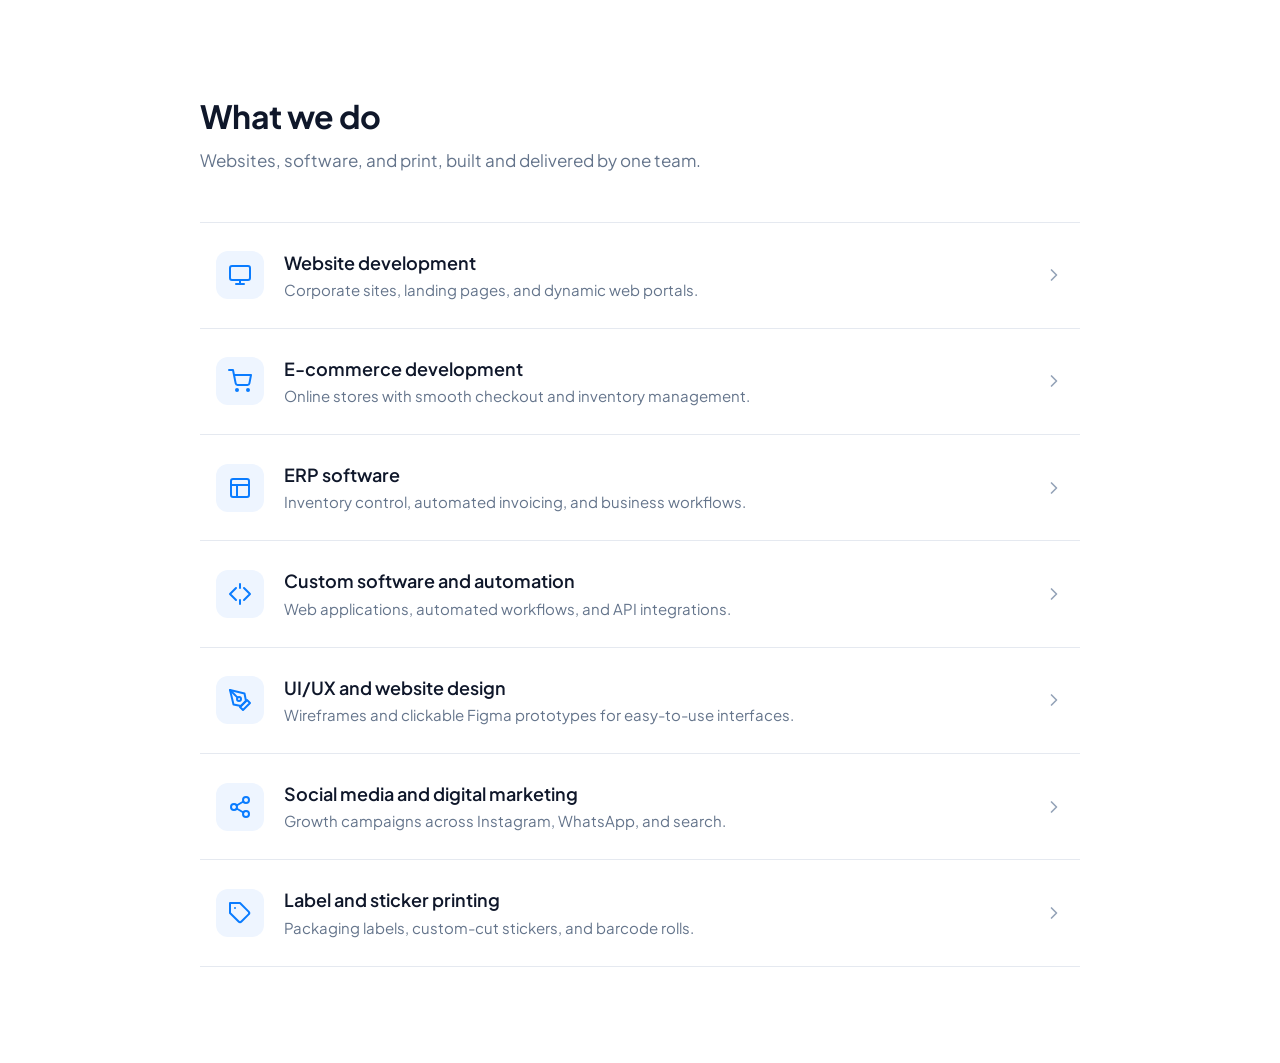
<file: services.html>
<!DOCTYPE html>
<html lang="en">
<head>
  <meta charset="UTF-8">
  <meta name="viewport" content="width=device-width, initial-scale=1.0">
  <title>Services — Weboraa Technologies</title>
  <meta name="description" content="Websites, software, and print services built and delivered by Weboraa Technologies.">
  <link rel="preconnect" href="https://fonts.googleapis.com">
  <link rel="preconnect" href="https://fonts.gstatic.com" crossorigin>
  <link href="https://fonts.googleapis.com/css2?family=Plus+Jakarta+Sans:wght@400;500;600;700&display=swap" rel="stylesheet">
  <style>
    /* Reset & Base Styles */
    *, *::before, *::after {
      box-sizing: border-box;
      margin: 0;
      padding: 0;
    }

    body {
      background-color: #ffffff;
      color: #0f172a;
      font-family: 'Plus Jakarta Sans', -apple-system, BlinkMacSystemFont, 'Segoe UI', Roboto, Helvetica, Arial, sans-serif;
      -webkit-font-smoothing: antialiased;
      -moz-osx-font-smoothing: grayscale;
      line-height: 1.5;
    }

    /* Section Container */
    .services-section {
      width: 100%;
      padding: 96px 24px;
    }

    .services-container {
      max-width: 880px;
      margin: 0 auto;
    }

    /* Section Header */
    .services-header {
      margin-bottom: 48px;
    }

    .services-heading {
      font-size: 32px;
      font-weight: 700;
      color: #0f172a;
      letter-spacing: -0.02em;
      line-height: 1.25;
      margin-bottom: 12px;
    }

    .services-intro {
      font-size: 17px;
      font-weight: 400;
      color: #64748b;
      line-height: 1.5;
    }

    /* Services List */
    .services-list {
      list-style: none;
      display: flex;
      flex-direction: column;
      border-top: 1px solid #e5e9f0;
    }

    .services-item {
      border-bottom: 1px solid #e5e9f0;
    }

    /* Row Link */
    .service-row {
      display: grid;
      grid-template-columns: 48px 1fr 20px;
      align-items: center;
      gap: 20px;
      padding: 28px 16px;
      text-decoration: none;
      border-radius: 8px;
      background-color: transparent;
      transition: background-color 0.2s ease, color 0.2s ease;
      cursor: pointer;
    }

    .service-row:hover {
      background-color: #f8fafc;
    }

    .service-row:hover .service-title {
      color: #0a7cff;
    }

    .service-row:hover .service-chevron {
      color: #0a7cff;
      transform: translateX(4px);
    }

    /* Keyboard Focus State */
    .service-row:focus-visible {
      outline: 2px solid #0a7cff;
      outline-offset: 2px;
      background-color: #f8fafc;
    }

    /* Icon Box */
    .service-icon-box {
      width: 48px;
      height: 48px;
      border-radius: 12px;
      background-color: #eef5ff;
      color: #0a7cff;
      display: flex;
      align-items: center;
      justify-content: center;
      flex-shrink: 0;
    }

    .service-icon-box svg {
      width: 24px;
      height: 24px;
      stroke: #0a7cff;
      stroke-width: 2;
      stroke-linecap: round;
      stroke-linejoin: round;
      fill: none;
    }

    /* Text Block */
    .service-content {
      min-width: 0;
    }

    .service-title {
      font-size: 18px;
      font-weight: 600;
      color: #0f172a;
      line-height: 1.35;
      margin-bottom: 4px;
      white-space: nowrap;
      overflow: hidden;
      text-overflow: ellipsis;
      transition: color 0.2s ease;
    }

    .service-desc {
      font-size: 15px;
      font-weight: 400;
      color: #64748b;
      line-height: 1.4;
      white-space: nowrap;
      overflow: hidden;
      text-overflow: ellipsis;
    }

    /* Chevron */
    .service-chevron {
      width: 20px;
      height: 20px;
      color: #94a3b8;
      stroke: currentColor;
      stroke-width: 2;
      stroke-linecap: round;
      stroke-linejoin: round;
      fill: none;
      flex-shrink: 0;
      transition: transform 0.2s ease, color 0.2s ease;
    }

    /* Responsive under 560px */
    @media (max-width: 560px) {
      .services-section {
        padding: 64px 16px;
      }

      .services-header {
        margin-bottom: 36px;
      }

      .services-heading {
        font-size: 26px;
      }

      .services-intro {
        font-size: 15px;
      }

      .service-row {
        grid-template-columns: 40px 1fr 18px;
        gap: 14px;
        padding: 20px 8px;
      }

      .service-icon-box {
        width: 40px;
        height: 40px;
        border-radius: 10px;
      }

      .service-icon-box svg {
        width: 20px;
        height: 20px;
      }

      .service-title {
        font-size: 16px;
      }

      .service-desc {
        font-size: 14px;
      }
    }

    /* Respect reduced motion */
    @media (prefers-reduced-motion: reduce) {
      .service-row,
      .service-title,
      .service-chevron {
        transition: none !important;
        transform: none !important;
      }
    }
  </style>
</head>
<body>

  <main>
    <section class="services-section" aria-labelledby="services-heading">
      <div class="services-container">
        
        <!-- Header -->
        <header class="services-header">
          <h1 id="services-heading" class="services-heading">What we do</h1>
          <p class="services-intro">Websites, software, and print, built and delivered by one team.</p>
        </header>

        <!-- Services Rows List -->
        <ul class="services-list" role="list">
          
          <!-- 1. Website development -->
          <li class="services-item">
            <a href="#website-development" class="service-row" id="service-website-dev">
              <div class="service-icon-box" aria-hidden="true">
                <svg viewBox="0 0 24 24">
                  <rect x="2" y="3" width="20" height="14" rx="2"></rect>
                  <line x1="8" y1="21" x2="16" y2="21"></line>
                  <line x1="12" y1="17" x2="12" y2="21"></line>
                </svg>
              </div>
              <div class="service-content">
                <h2 class="service-title">Website development</h2>
                <p class="service-desc">Corporate sites, landing pages, and dynamic web portals.</p>
              </div>
              <svg class="service-chevron" viewBox="0 0 24 24" aria-hidden="true">
                <polyline points="9 18 15 12 9 6"></polyline>
              </svg>
            </a>
          </li>

          <!-- 2. E-commerce development -->
          <li class="services-item">
            <a href="#ecommerce-development" class="service-row" id="service-ecommerce-dev">
              <div class="service-icon-box" aria-hidden="true">
                <svg viewBox="0 0 24 24">
                  <circle cx="9" cy="21" r="1"></circle>
                  <circle cx="20" cy="21" r="1"></circle>
                  <path d="M1 1h4l2.68 13.39a2 2 0 0 0 2 1.61h9.72a2 2 0 0 0 2-1.61L23 6H6"></path>
                </svg>
              </div>
              <div class="service-content">
                <h2 class="service-title">E-commerce development</h2>
                <p class="service-desc">Online stores with smooth checkout and inventory management.</p>
              </div>
              <svg class="service-chevron" viewBox="0 0 24 24" aria-hidden="true">
                <polyline points="9 18 15 12 9 6"></polyline>
              </svg>
            </a>
          </li>

          <!-- 3. ERP software -->
          <li class="services-item">
            <a href="#erp-software" class="service-row" id="service-erp-software">
              <div class="service-icon-box" aria-hidden="true">
                <svg viewBox="0 0 24 24">
                  <rect x="3" y="3" width="18" height="18" rx="2"></rect>
                  <line x1="3" y1="9" x2="21" y2="9"></line>
                  <line x1="9" y1="21" x2="9" y2="9"></line>
                </svg>
              </div>
              <div class="service-content">
                <h2 class="service-title">ERP software</h2>
                <p class="service-desc">Inventory control, automated invoicing, and business workflows.</p>
              </div>
              <svg class="service-chevron" viewBox="0 0 24 24" aria-hidden="true">
                <polyline points="9 18 15 12 9 6"></polyline>
              </svg>
            </a>
          </li>

          <!-- 4. Custom software and automation -->
          <li class="services-item">
            <a href="#custom-software" class="service-row" id="service-custom-software">
              <div class="service-icon-box" aria-hidden="true">
                <svg viewBox="0 0 24 24">
                  <polyline points="16 18 22 12 16 6"></polyline>
                  <polyline points="8 6 2 12 8 18"></polyline>
                  <line x1="12" y1="2" x2="12" y2="6"></line>
                  <line x1="12" y1="18" x2="12" y2="22"></line>
                </svg>
              </div>
              <div class="service-content">
                <h2 class="service-title">Custom software and automation</h2>
                <p class="service-desc">Web applications, automated workflows, and API integrations.</p>
              </div>
              <svg class="service-chevron" viewBox="0 0 24 24" aria-hidden="true">
                <polyline points="9 18 15 12 9 6"></polyline>
              </svg>
            </a>
          </li>

          <!-- 5. UI/UX and website design -->
          <li class="services-item">
            <a href="#ui-ux-design" class="service-row" id="service-ui-ux-design">
              <div class="service-icon-box" aria-hidden="true">
                <svg viewBox="0 0 24 24">
                  <path d="M12 19l7-7 3 3-7 7-3-3z"></path>
                  <path d="M18 13l-1.5-7.5L2 2l3.5 14.5L13 18l5-5z"></path>
                  <path d="M2 2l7.586 7.586"></path>
                  <circle cx="11" cy="11" r="2"></circle>
                </svg>
              </div>
              <div class="service-content">
                <h2 class="service-title">UI/UX and website design</h2>
                <p class="service-desc">Wireframes and clickable Figma prototypes for easy-to-use interfaces.</p>
              </div>
              <svg class="service-chevron" viewBox="0 0 24 24" aria-hidden="true">
                <polyline points="9 18 15 12 9 6"></polyline>
              </svg>
            </a>
          </li>

          <!-- 6. Social media and digital marketing -->
          <li class="services-item">
            <a href="#digital-marketing" class="service-row" id="service-digital-marketing">
              <div class="service-icon-box" aria-hidden="true">
                <svg viewBox="0 0 24 24">
                  <circle cx="18" cy="5" r="3"></circle>
                  <circle cx="6" cy="12" r="3"></circle>
                  <circle cx="18" cy="19" r="3"></circle>
                  <line x1="8.59" y1="13.51" x2="15.42" y2="17.49"></line>
                  <line x1="15.41" y1="6.51" x2="8.59" y2="10.49"></line>
                </svg>
              </div>
              <div class="service-content">
                <h2 class="service-title">Social media and digital marketing</h2>
                <p class="service-desc">Growth campaigns across Instagram, WhatsApp, and search.</p>
              </div>
              <svg class="service-chevron" viewBox="0 0 24 24" aria-hidden="true">
                <polyline points="9 18 15 12 9 6"></polyline>
              </svg>
            </a>
          </li>

          <!-- 7. Label and sticker printing -->
          <li class="services-item">
            <a href="#label-printing" class="service-row" id="service-label-printing">
              <div class="service-icon-box" aria-hidden="true">
                <svg viewBox="0 0 24 24">
                  <path d="M20.59 13.41l-7.17 7.17a2 2 0 0 1-2.83 0L2 12V2h10l8.59 8.59a2 2 0 0 1 0 2.82z"></path>
                  <line x1="7" y1="7" x2="7.01" y2="7"></line>
                </svg>
              </div>
              <div class="service-content">
                <h2 class="service-title">Label and sticker printing</h2>
                <p class="service-desc">Packaging labels, custom-cut stickers, and barcode rolls.</p>
              </div>
              <svg class="service-chevron" viewBox="0 0 24 24" aria-hidden="true">
                <polyline points="9 18 15 12 9 6"></polyline>
              </svg>
            </a>
          </li>

        </ul>
      </div>
    </section>
  </main>

</body>
</html>
</file>
